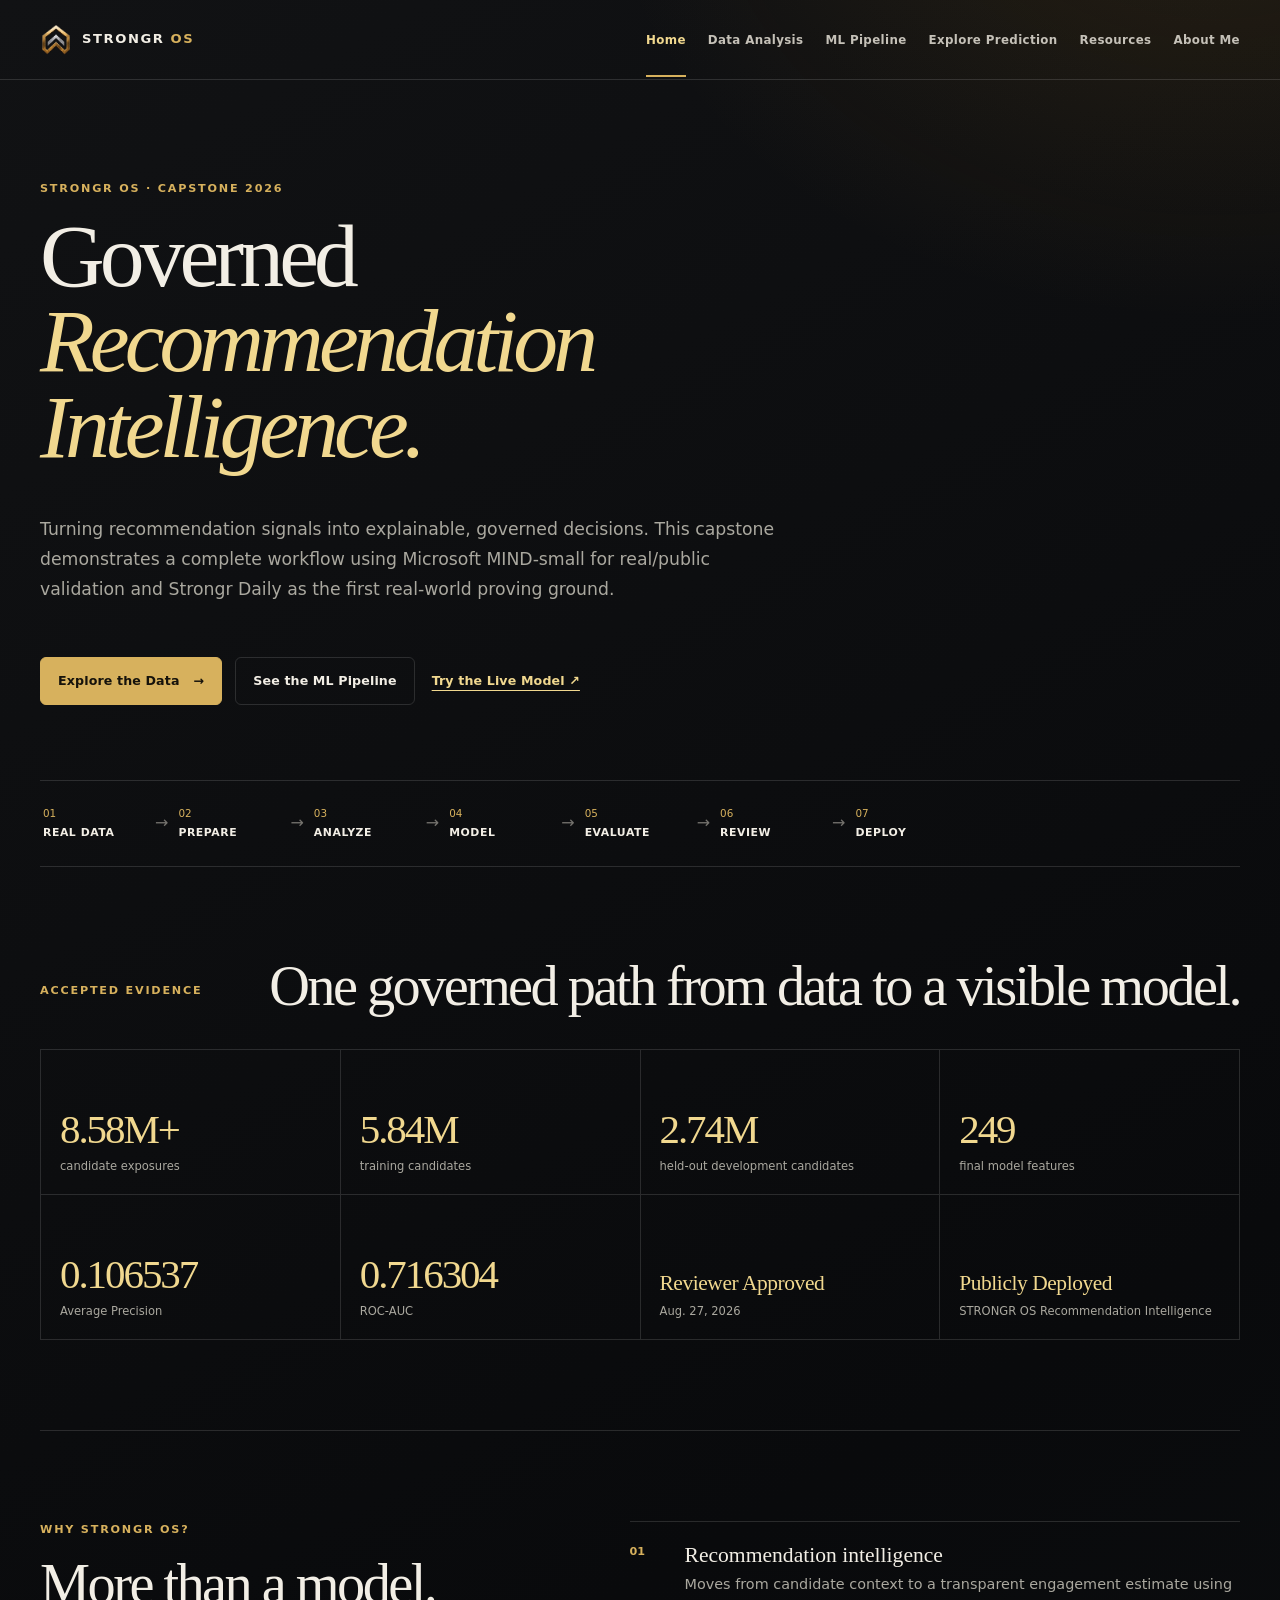
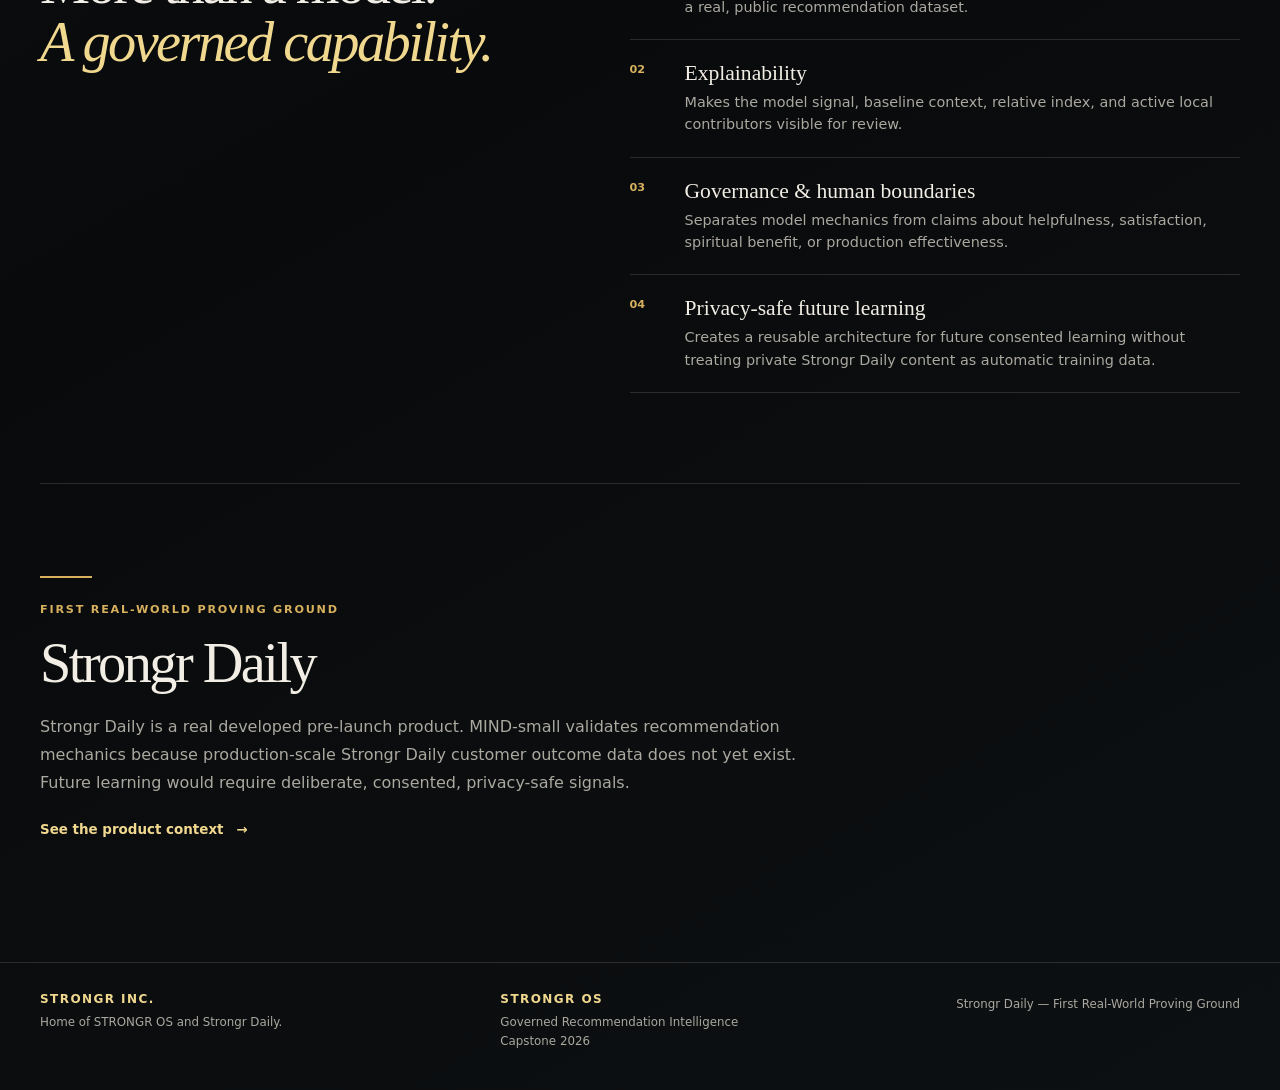
<file: index.html>
<!doctype html>
<html lang="en">
<head>
  <meta charset="utf-8"><meta name="viewport" content="width=device-width, initial-scale=1">
  <title>STRONGR OS — Governed Recommendation Intelligence</title>
  <meta name="description" content="STRONGR OS capstone: governed recommendation intelligence, validated with public MIND-small data and designed for privacy-safe future learning.">
  <link rel="canonical" href="https://capstone.strongrinc.ca/">
  <meta property="og:type" content="website">
  <meta property="og:url" content="https://capstone.strongrinc.ca/">
  <meta property="og:title" content="STRONGR OS Capstone | Governed Recommendation Intelligence">
  <meta property="og:description" content="Explore the STRONGR OS capstone: public MIND-small data, governed model evaluation, explainability, and a live recommendation demonstration.">
  <meta property="og:image" content="https://capstone.strongrinc.ca/assets/brand/strongr-os-official-emblem-transparent.png">
  <meta property="og:image:alt" content="Official STRONGR OS emblem">
  <meta name="twitter:card" content="summary_large_image">
  <meta name="twitter:url" content="https://capstone.strongrinc.ca/">
  <meta name="twitter:title" content="STRONGR OS Capstone | Governed Recommendation Intelligence">
  <meta name="twitter:description" content="Explore the STRONGR OS capstone: public MIND-small data, governed model evaluation, explainability, and a live recommendation demonstration.">
  <meta name="twitter:image" content="https://capstone.strongrinc.ca/assets/brand/strongr-os-official-emblem-transparent.png">
  <meta name="twitter:image:alt" content="Official STRONGR OS emblem">
  <link rel="stylesheet" href="styles.css">
</head>
<body>
  <header class="site-header"><a class="brand" href="index.html"><span class="brand-mark">S</span><span>STRONGR <b>OS</b></span></a><button class="menu-toggle" aria-label="Toggle navigation" aria-expanded="false">Menu</button><nav aria-label="Primary"><a class="active" href="index.html">Home</a><a href="data-analysis.html">Data Analysis</a><a href="ml-pipeline.html">ML Pipeline</a><a href="explore-prediction.html">Explore Prediction</a><a href="resources.html">Resources</a><a href="about.html">About Me</a></nav></header>
  <main>
    <section class="hero home-hero"><p class="eyebrow">STRONGR OS · CAPSTONE 2026</p><h1>Governed<br><em>Recommendation Intelligence.</em></h1><p class="hero-copy">Turning recommendation signals into explainable, governed decisions. This capstone demonstrates a complete workflow using Microsoft MIND-small for real/public validation and Strongr Daily as the first real-world proving ground.</p><div class="hero-actions"><a class="button gold" href="data-analysis.html">Explore the Data <span>→</span></a><a class="button outline" href="ml-pipeline.html">See the ML Pipeline</a><a class="button text" href="https://model.strongrinc.ca/" target="_blank" rel="noopener">Try the Live Model ↗</a></div></section>
    <section class="story-flow" aria-label="Capstone workflow"><div><span>01</span><b>REAL DATA</b></div><i>→</i><div><span>02</span><b>PREPARE</b></div><i>→</i><div><span>03</span><b>ANALYZE</b></div><i>→</i><div><span>04</span><b>MODEL</b></div><i>→</i><div><span>05</span><b>EVALUATE</b></div><i>→</i><div><span>06</span><b>REVIEW</b></div><i>→</i><div><span>07</span><b>DEPLOY</b></div></section>
    <section class="section evidence"><div class="section-intro"><p class="eyebrow">ACCEPTED EVIDENCE</p><h2>One governed path from data to a visible model.</h2></div><div class="evidence-grid"><article><strong>8.58M+</strong><span>candidate exposures</span></article><article><strong>5.84M</strong><span>training candidates</span></article><article><strong>2.74M</strong><span>held-out development candidates</span></article><article><strong>249</strong><span>final model features</span></article><article><strong>0.106537</strong><span>Average Precision</span></article><article><strong>0.716304</strong><span>ROC-AUC</span></article><article class="approval"><strong>Reviewer Approved</strong><span>Aug. 27, 2026</span></article><article class="approval"><strong>Publicly Deployed</strong><span>STRONGR OS Recommendation Intelligence</span></article></div></section>
    <section class="section split-feature"><div><p class="eyebrow">WHY STRONGR OS?</p><h2>More than a model.<br><em>A governed capability.</em></h2></div><div class="feature-list"><article><span>01</span><div><h3>Recommendation intelligence</h3><p>Moves from candidate context to a transparent engagement estimate using a real, public recommendation dataset.</p></div></article><article><span>02</span><div><h3>Explainability</h3><p>Makes the model signal, baseline context, relative index, and active local contributors visible for review.</p></div></article><article><span>03</span><div><h3>Governance & human boundaries</h3><p>Separates model mechanics from claims about helpfulness, satisfaction, spiritual benefit, or production effectiveness.</p></div></article><article><span>04</span><div><h3>Privacy-safe future learning</h3><p>Creates a reusable architecture for future consented learning without treating private Strongr Daily content as automatic training data.</p></div></article></div></section>
    <section class="proving-ground"><div class="gold-line"></div><p class="eyebrow">FIRST REAL-WORLD PROVING GROUND</p><h2>Strongr Daily</h2><p>Strongr Daily is a real developed pre-launch product. MIND-small validates recommendation mechanics because production-scale Strongr Daily customer outcome data does not yet exist. Future learning would require deliberate, consented, privacy-safe signals.</p><a href="about.html" class="inline-link">See the product context <span>→</span></a></section>
  </main>
  <footer><div><span class="brand-footer">STRONGR INC.</span><p>Home of STRONGR OS and Strongr Daily.</p></div><div><span class="brand-footer">STRONGR OS</span><p>Governed Recommendation Intelligence<br>Capstone 2026</p></div><p>Strongr Daily — First Real-World Proving Ground</p></footer><script src="site.js"></script>
</body></html>
</file>
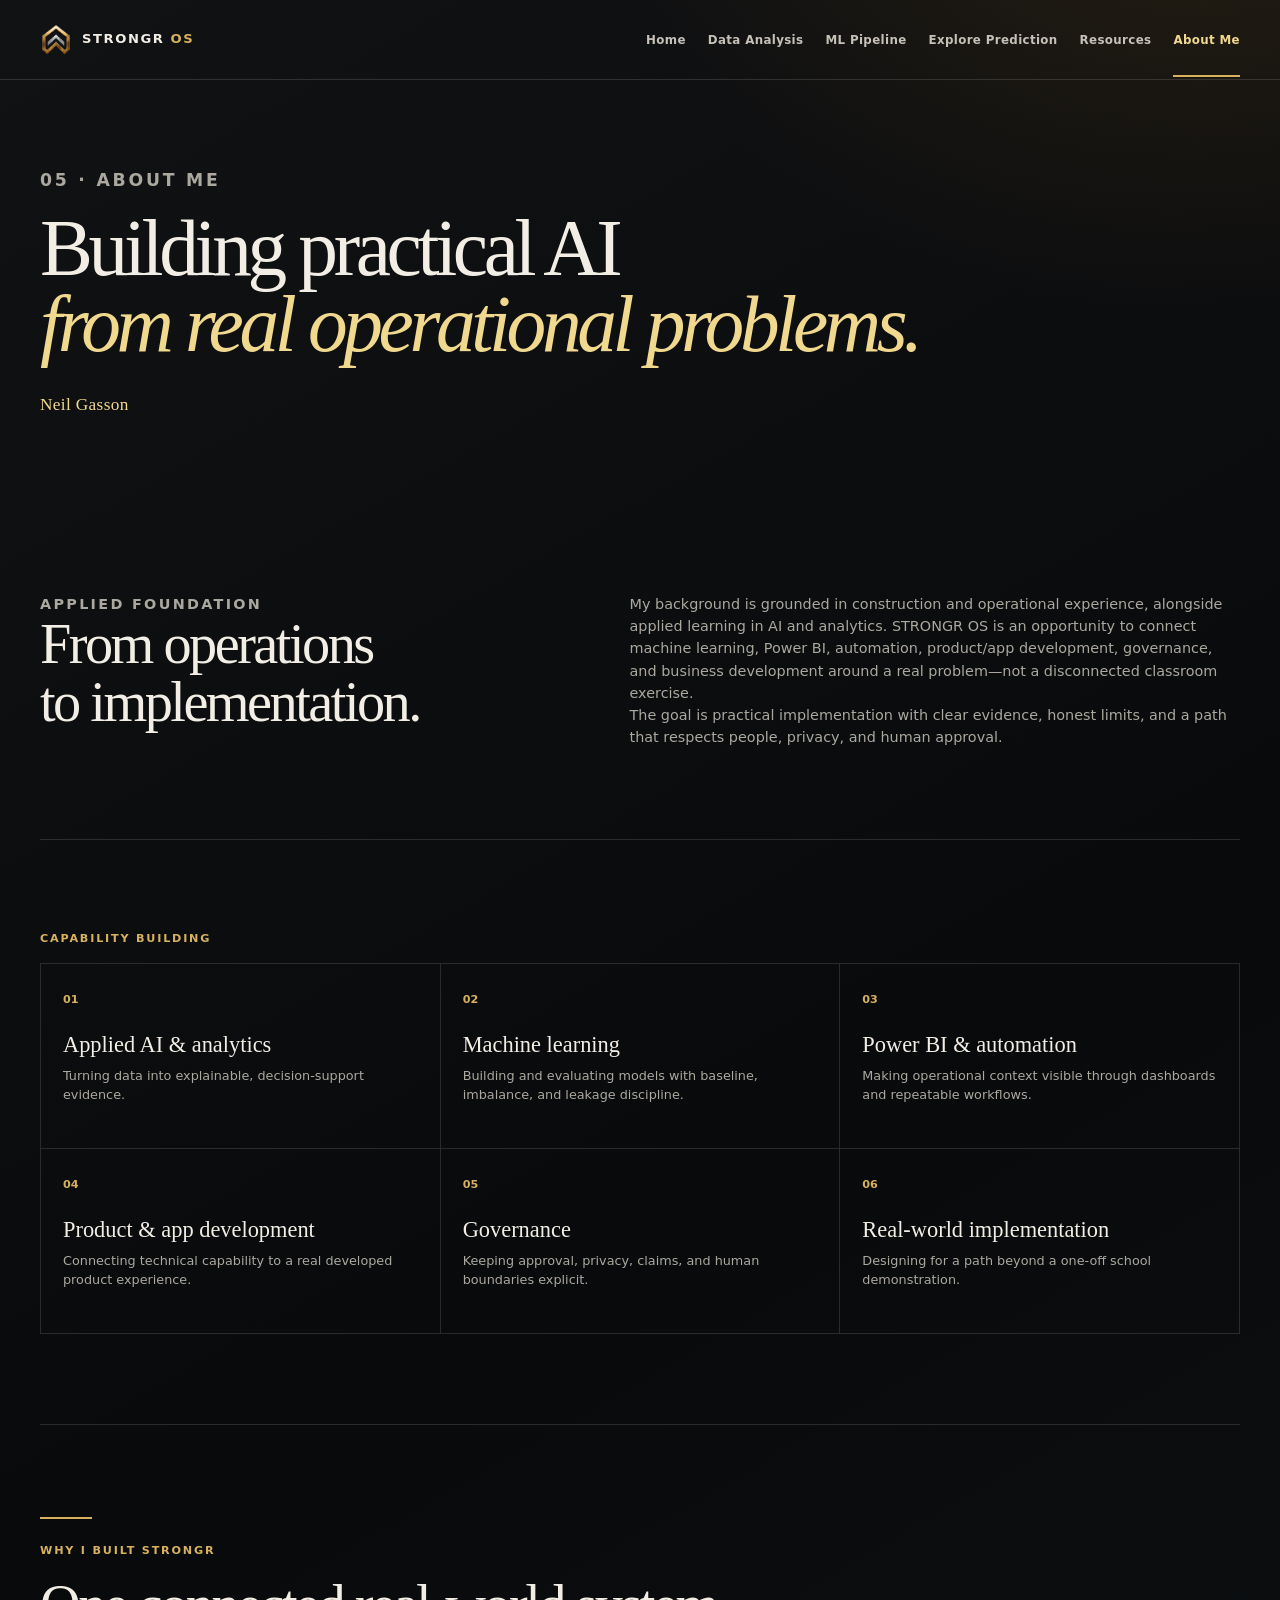
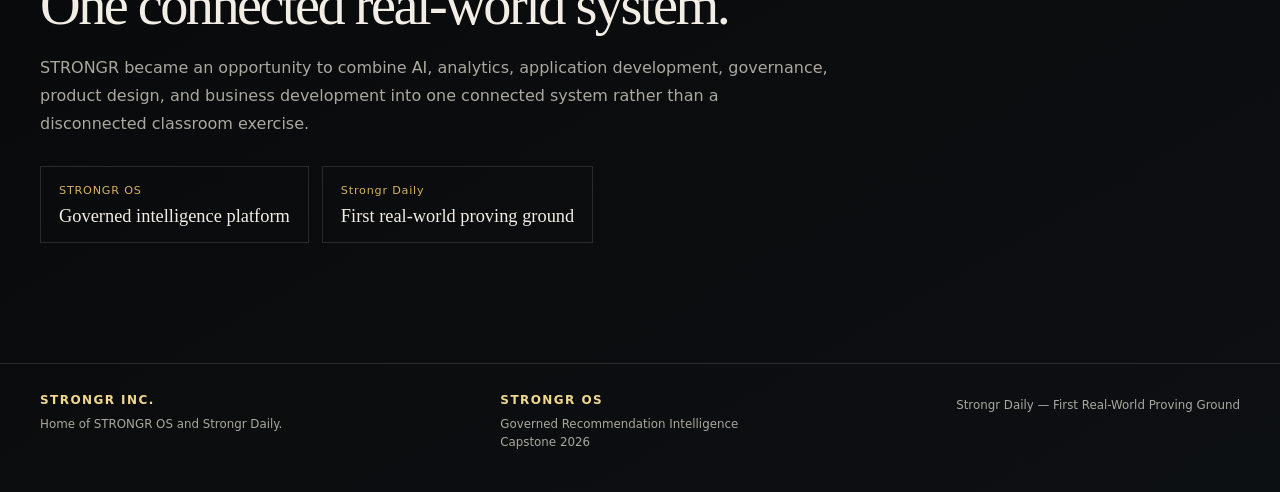
<file: about.html>
<!doctype html><html lang="en"><head><meta charset="utf-8"><meta name="viewport" content="width=device-width, initial-scale=1"><title>About Neil Gasson | STRONGR OS</title><meta name="description" content="About Neil Gasson and the applied AI, analytics, governance, and product-development motivation behind STRONGR OS."><link rel="stylesheet" href="styles.css"></head><body>
<header class="site-header"><a class="brand" href="index.html"><span class="brand-mark">S</span><span>STRONGR <b>OS</b></span></a><button class="menu-toggle" aria-label="Toggle navigation" aria-expanded="false">Menu</button><nav aria-label="Primary"><a href="index.html">Home</a><a href="data-analysis.html">Data Analysis</a><a href="ml-pipeline.html">ML Pipeline</a><a href="explore-prediction.html">Explore Prediction</a><a href="resources.html">Resources</a><a class="active" href="about.html">About Me</a></nav></header>
<main><section class="page-hero about-hero"><p class="eyebrow">05 · ABOUT ME</p><h1>Building practical AI<br><em>from real operational problems.</em></h1><p class="name-line">Neil Gasson</p></section>
<section class="section two-column"><div><p class="eyebrow">APPLIED FOUNDATION</p><h2>From operations<br>to implementation.</h2></div><div><p>My background is grounded in construction and operational experience, alongside applied learning in AI and analytics. STRONGR OS is an opportunity to connect machine learning, Power BI, automation, product/app development, governance, and business development around a real problem—not a disconnected classroom exercise.</p><p>The goal is practical implementation with clear evidence, honest limits, and a path that respects people, privacy, and human approval.</p></div></section>
<section class="section capability-section"><p class="eyebrow">CAPABILITY BUILDING</p><div class="capability-grid"><article><span>01</span><h3>Applied AI & analytics</h3><p>Turning data into explainable, decision-support evidence.</p></article><article><span>02</span><h3>Machine learning</h3><p>Building and evaluating models with baseline, imbalance, and leakage discipline.</p></article><article><span>03</span><h3>Power BI & automation</h3><p>Making operational context visible through dashboards and repeatable workflows.</p></article><article><span>04</span><h3>Product & app development</h3><p>Connecting technical capability to a real developed product experience.</p></article><article><span>05</span><h3>Governance</h3><p>Keeping approval, privacy, claims, and human boundaries explicit.</p></article><article><span>06</span><h3>Real-world implementation</h3><p>Designing for a path beyond a one-off school demonstration.</p></article></div></section>
<section class="proving-ground"><div class="gold-line"></div><p class="eyebrow">WHY I BUILT STRONGR</p><h2>One connected real-world system.</h2><p>STRONGR became an opportunity to combine AI, analytics, application development, governance, product design, and business development into one connected system rather than a disconnected classroom exercise.</p><div class="system-pair"><div><span>STRONGR OS</span><b>Governed intelligence platform</b></div><div><span>Strongr Daily</span><b>First real-world proving ground</b></div></div></section>
</main><footer><div><span class="brand-footer">STRONGR INC.</span><p>Home of STRONGR OS and Strongr Daily.</p></div><div><span class="brand-footer">STRONGR OS</span><p>Governed Recommendation Intelligence<br>Capstone 2026</p></div><p>Strongr Daily — First Real-World Proving Ground</p></footer><script src="site.js"></script></body></html>
</file>
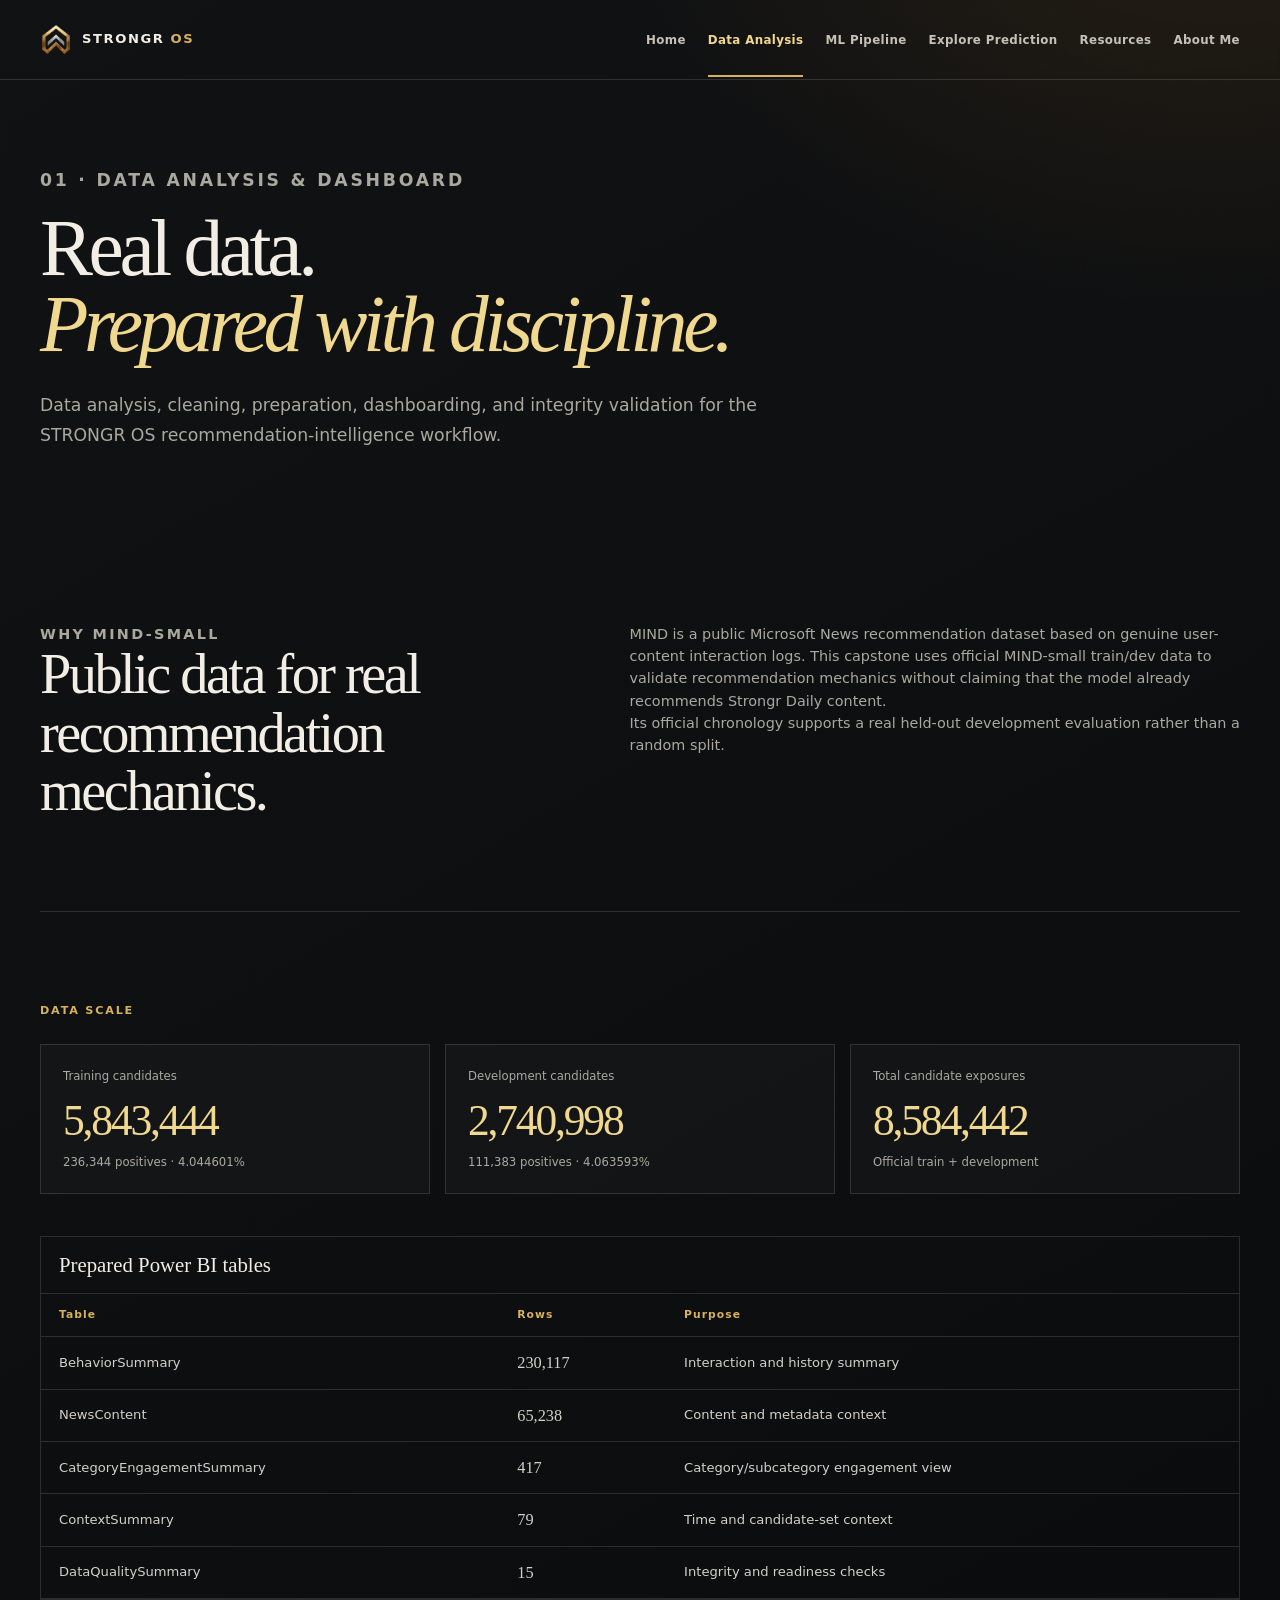
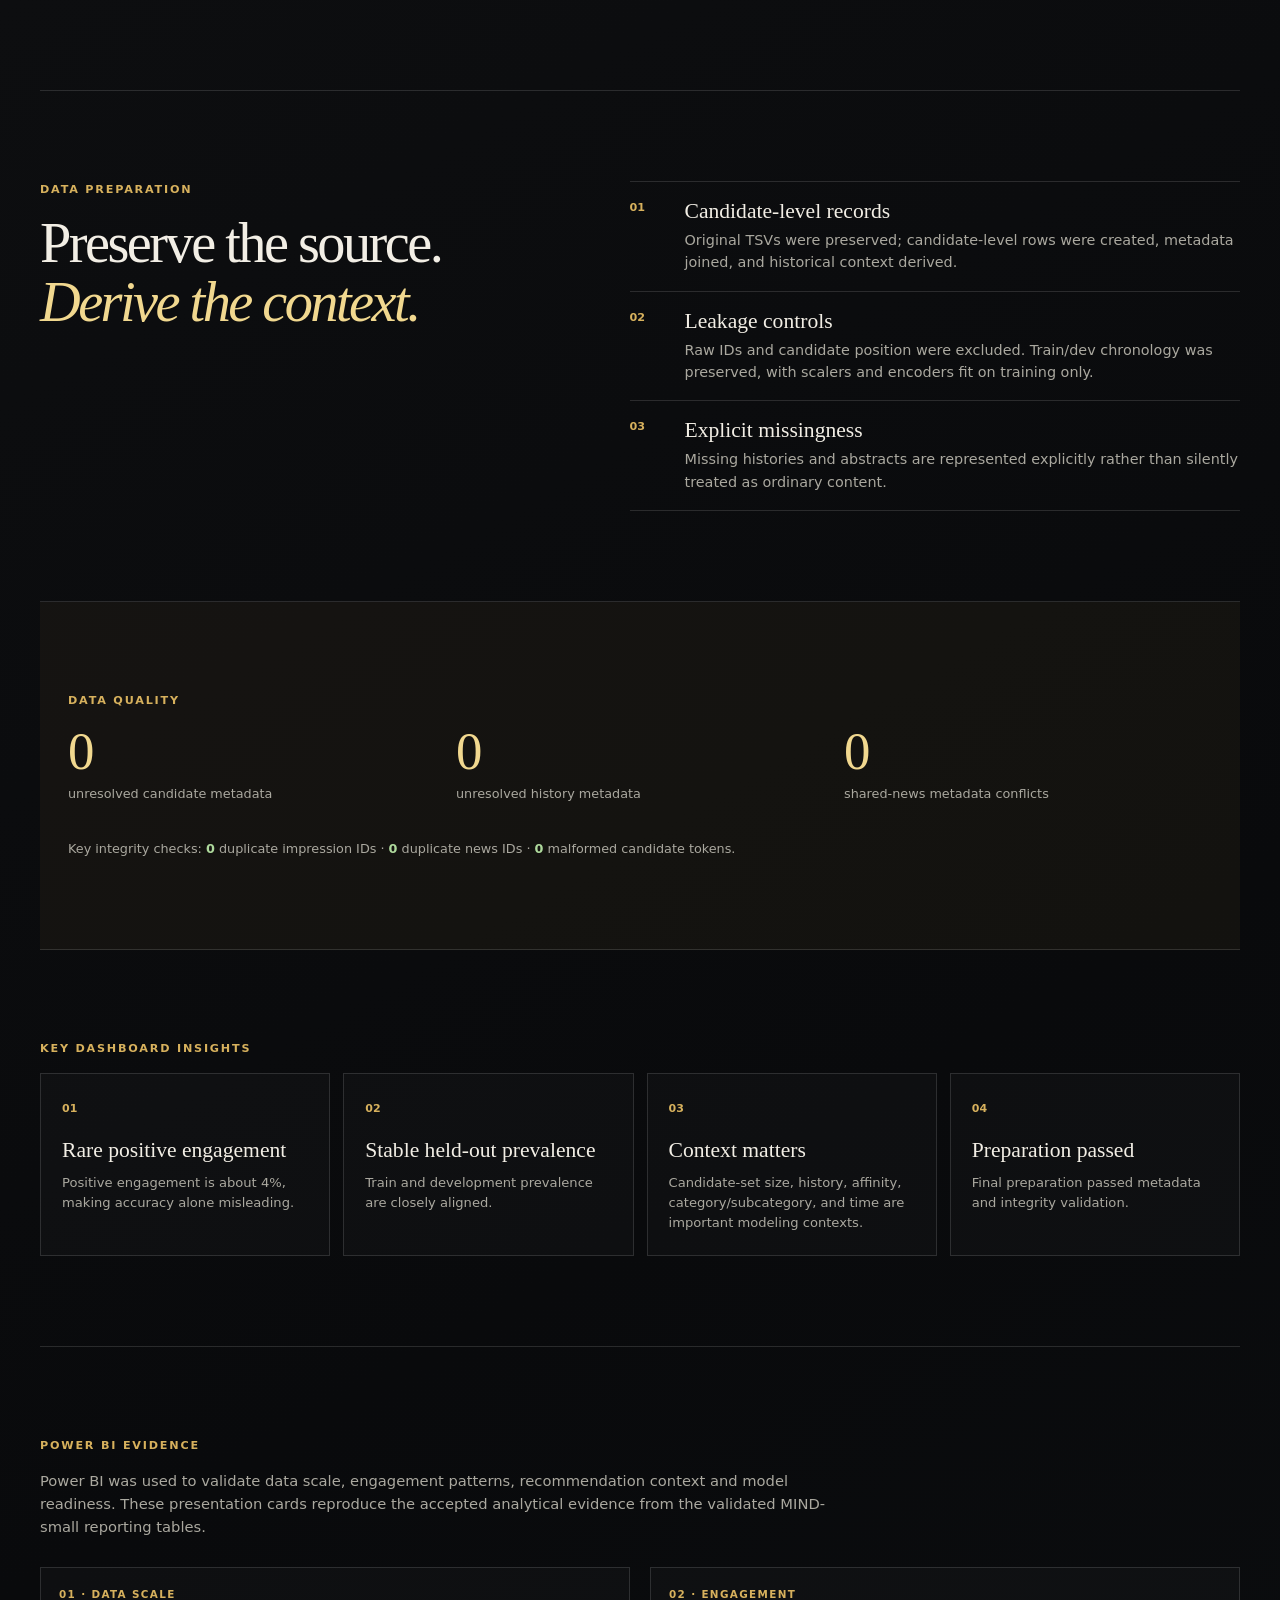
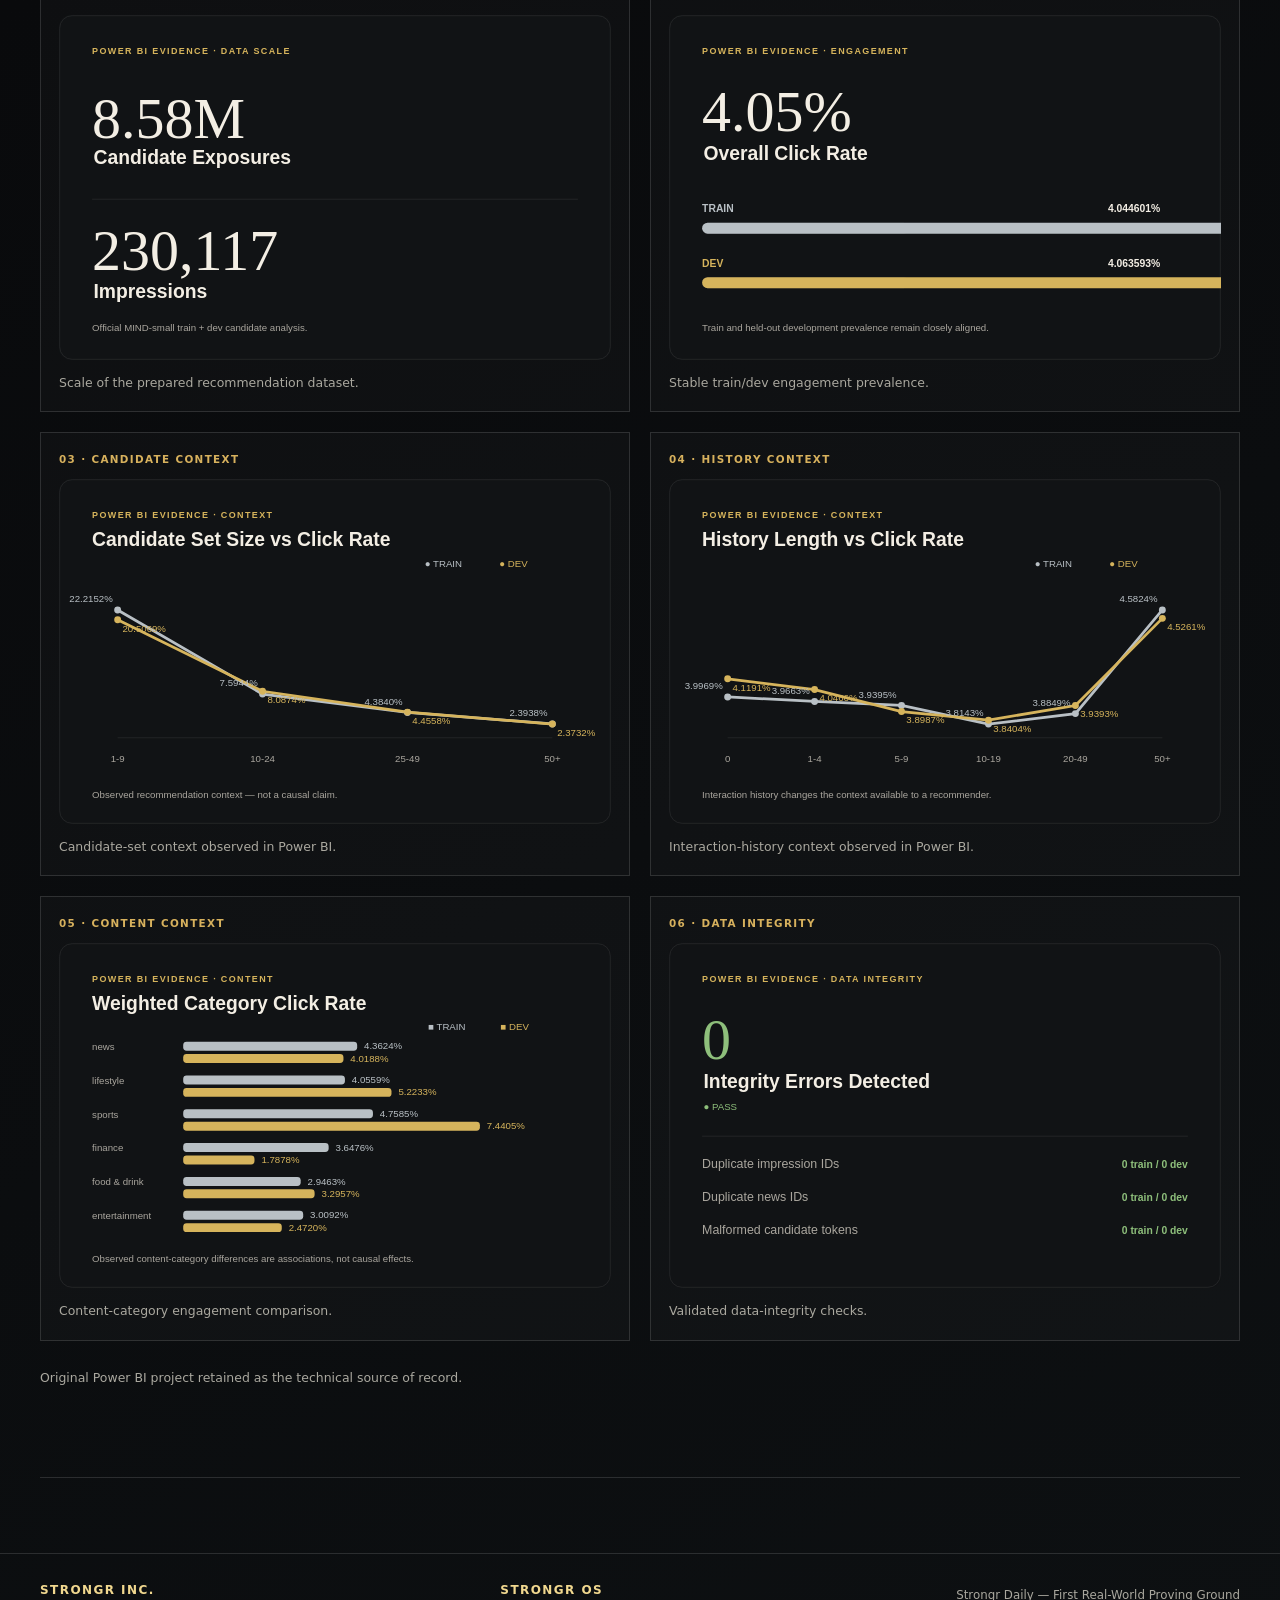
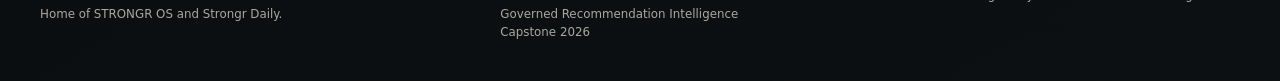
<file: data-analysis.html>
<!doctype html><html lang="en"><head><meta charset="utf-8"><meta name="viewport" content="width=device-width, initial-scale=1"><title>Data Analysis & Dashboard | STRONGR OS</title><meta name="description" content="STRONGR OS data analysis, preparation, quality validation, and Power BI dashboard evidence using official MIND-small data."><link rel="stylesheet" href="styles.css"></head><body>
<header class="site-header"><a class="brand" href="index.html"><span class="brand-mark">S</span><span>STRONGR <b>OS</b></span></a><button class="menu-toggle" aria-label="Toggle navigation" aria-expanded="false">Menu</button><nav aria-label="Primary"><a href="index.html">Home</a><a class="active" href="data-analysis.html">Data Analysis</a><a href="ml-pipeline.html">ML Pipeline</a><a href="explore-prediction.html">Explore Prediction</a><a href="resources.html">Resources</a><a href="about.html">About Me</a></nav></header>
<main><section class="page-hero"><p class="eyebrow">01 · DATA ANALYSIS & DASHBOARD</p><h1>Real data.<br><em>Prepared with discipline.</em></h1><p>Data analysis, cleaning, preparation, dashboarding, and integrity validation for the STRONGR OS recommendation-intelligence workflow.</p></section>
<section class="section two-column"><div><p class="eyebrow">WHY MIND-SMALL</p><h2>Public data for real recommendation mechanics.</h2></div><div><p>MIND is a public Microsoft News recommendation dataset based on genuine user-content interaction logs. This capstone uses official MIND-small train/dev data to validate recommendation mechanics without claiming that the model already recommends Strongr Daily content.</p><p>Its official chronology supports a real held-out development evaluation rather than a random split.</p></div></section>
<section class="section"><p class="eyebrow">DATA SCALE</p><div class="data-grid"><article><span>Training candidates</span><strong>5,843,444</strong><small>236,344 positives · 4.044601%</small></article><article><span>Development candidates</span><strong>2,740,998</strong><small>111,383 positives · 4.063593%</small></article><article><span>Total candidate exposures</span><strong>8,584,442</strong><small>Official train + development</small></article></div><div class="table-wrap"><table><caption>Prepared Power BI tables</caption><thead><tr><th>Table</th><th>Rows</th><th>Purpose</th></tr></thead><tbody><tr><td>BehaviorSummary</td><td>230,117</td><td>Interaction and history summary</td></tr><tr><td>NewsContent</td><td>65,238</td><td>Content and metadata context</td></tr><tr><td>CategoryEngagementSummary</td><td>417</td><td>Category/subcategory engagement view</td></tr><tr><td>ContextSummary</td><td>79</td><td>Time and candidate-set context</td></tr><tr><td>DataQualitySummary</td><td>15</td><td>Integrity and readiness checks</td></tr></tbody></table></div></section>
<section class="section split-feature"><div><p class="eyebrow">DATA PREPARATION</p><h2>Preserve the source.<br><em>Derive the context.</em></h2></div><div class="feature-list compact"><article><span>01</span><div><h3>Candidate-level records</h3><p>Original TSVs were preserved; candidate-level rows were created, metadata joined, and historical context derived.</p></div></article><article><span>02</span><div><h3>Leakage controls</h3><p>Raw IDs and candidate position were excluded. Train/dev chronology was preserved, with scalers and encoders fit on training only.</p></div></article><article><span>03</span><div><h3>Explicit missingness</h3><p>Missing histories and abstracts are represented explicitly rather than silently treated as ordinary content.</p></div></article></div></section>
<section class="section quality"><p class="eyebrow">DATA QUALITY</p><div class="quality-row"><article><strong>0</strong><span>unresolved candidate metadata</span></article><article><strong>0</strong><span>unresolved history metadata</span></article><article><strong>0</strong><span>shared-news metadata conflicts</span></article></div><p class="quality-note">Key integrity checks: <b>0</b> duplicate impression IDs · <b>0</b> duplicate news IDs · <b>0</b> malformed candidate tokens.</p></section>
<section class="section"><p class="eyebrow">KEY DASHBOARD INSIGHTS</p><div class="insight-grid"><article><b>01</b><h3>Rare positive engagement</h3><p>Positive engagement is about 4%, making accuracy alone misleading.</p></article><article><b>02</b><h3>Stable held-out prevalence</h3><p>Train and development prevalence are closely aligned.</p></article><article><b>03</b><h3>Context matters</h3><p>Candidate-set size, history, affinity, category/subcategory, and time are important modeling contexts.</p></article><article><b>04</b><h3>Preparation passed</h3><p>Final preparation passed metadata and integrity validation.</p></article></div></section>
<section class="section powerbi-evidence-section"><p class="eyebrow">POWER BI EVIDENCE</p><p class="powerbi-evidence-intro">Power BI was used to validate data scale, engagement patterns, recommendation context and model readiness. These presentation cards reproduce the accepted analytical evidence from the validated MIND-small reporting tables.</p><div class="powerbi-evidence-grid"><article><span>01 · DATA SCALE</span><button class="powerbi-evidence-card" type="button" data-evidence-card data-evidence-src="assets/powerbi-evidence/01-data-scale.svg" aria-label="Enlarge Data Scale Power BI evidence"><img src="assets/powerbi-evidence/01-data-scale.svg" alt="Power BI evidence card showing 8.58 million candidate exposures and 230,117 impressions."></button><p>Scale of the prepared recommendation dataset.</p></article><article><span>02 · ENGAGEMENT</span><button class="powerbi-evidence-card" type="button" data-evidence-card data-evidence-src="assets/powerbi-evidence/02-engagement-baseline.svg" aria-label="Enlarge Engagement Baseline Power BI evidence"><img src="assets/powerbi-evidence/02-engagement-baseline.svg" alt="Power BI evidence card showing a 4.05 percent overall click rate with aligned train and development prevalence."></button><p>Stable train/dev engagement prevalence.</p></article><article><span>03 · CANDIDATE CONTEXT</span><button class="powerbi-evidence-card" type="button" data-evidence-card data-evidence-src="assets/powerbi-evidence/03-candidate-set-context.svg" aria-label="Enlarge Candidate Set Context Power BI evidence"><img src="assets/powerbi-evidence/03-candidate-set-context.svg" alt="Power BI evidence card charting candidate-set size against click rate for train and development splits."></button><p>Candidate-set context observed in Power BI.</p></article><article><span>04 · HISTORY CONTEXT</span><button class="powerbi-evidence-card" type="button" data-evidence-card data-evidence-src="assets/powerbi-evidence/04-history-context.svg" aria-label="Enlarge History Context Power BI evidence"><img src="assets/powerbi-evidence/04-history-context.svg" alt="Power BI evidence card charting history length against click rate for train and development splits."></button><p>Interaction-history context observed in Power BI.</p></article><article><span>05 · CONTENT CONTEXT</span><button class="powerbi-evidence-card" type="button" data-evidence-card data-evidence-src="assets/powerbi-evidence/05-content-context.svg" aria-label="Enlarge Content Context Power BI evidence"><img src="assets/powerbi-evidence/05-content-context.svg" alt="Power BI evidence card comparing weighted category click rates for train and development splits."></button><p>Content-category engagement comparison.</p></article><article><span>06 · DATA INTEGRITY</span><button class="powerbi-evidence-card" type="button" data-evidence-card data-evidence-src="assets/powerbi-evidence/06-data-integrity.svg" aria-label="Enlarge Data Integrity Power BI evidence"><img src="assets/powerbi-evidence/06-data-integrity.svg" alt="Power BI evidence card showing zero integrity errors across duplicate and malformed-token checks."></button><p>Validated data-integrity checks.</p></article></div><p class="powerbi-evidence-record">Original Power BI project retained as the technical source of record.</p></section>
</main><footer><div><span class="brand-footer">STRONGR INC.</span><p>Home of STRONGR OS and Strongr Daily.</p></div><div><span class="brand-footer">STRONGR OS</span><p>Governed Recommendation Intelligence<br>Capstone 2026</p></div><p>Strongr Daily — First Real-World Proving Ground</p></footer><script src="site.js"></script></body></html>
</file>
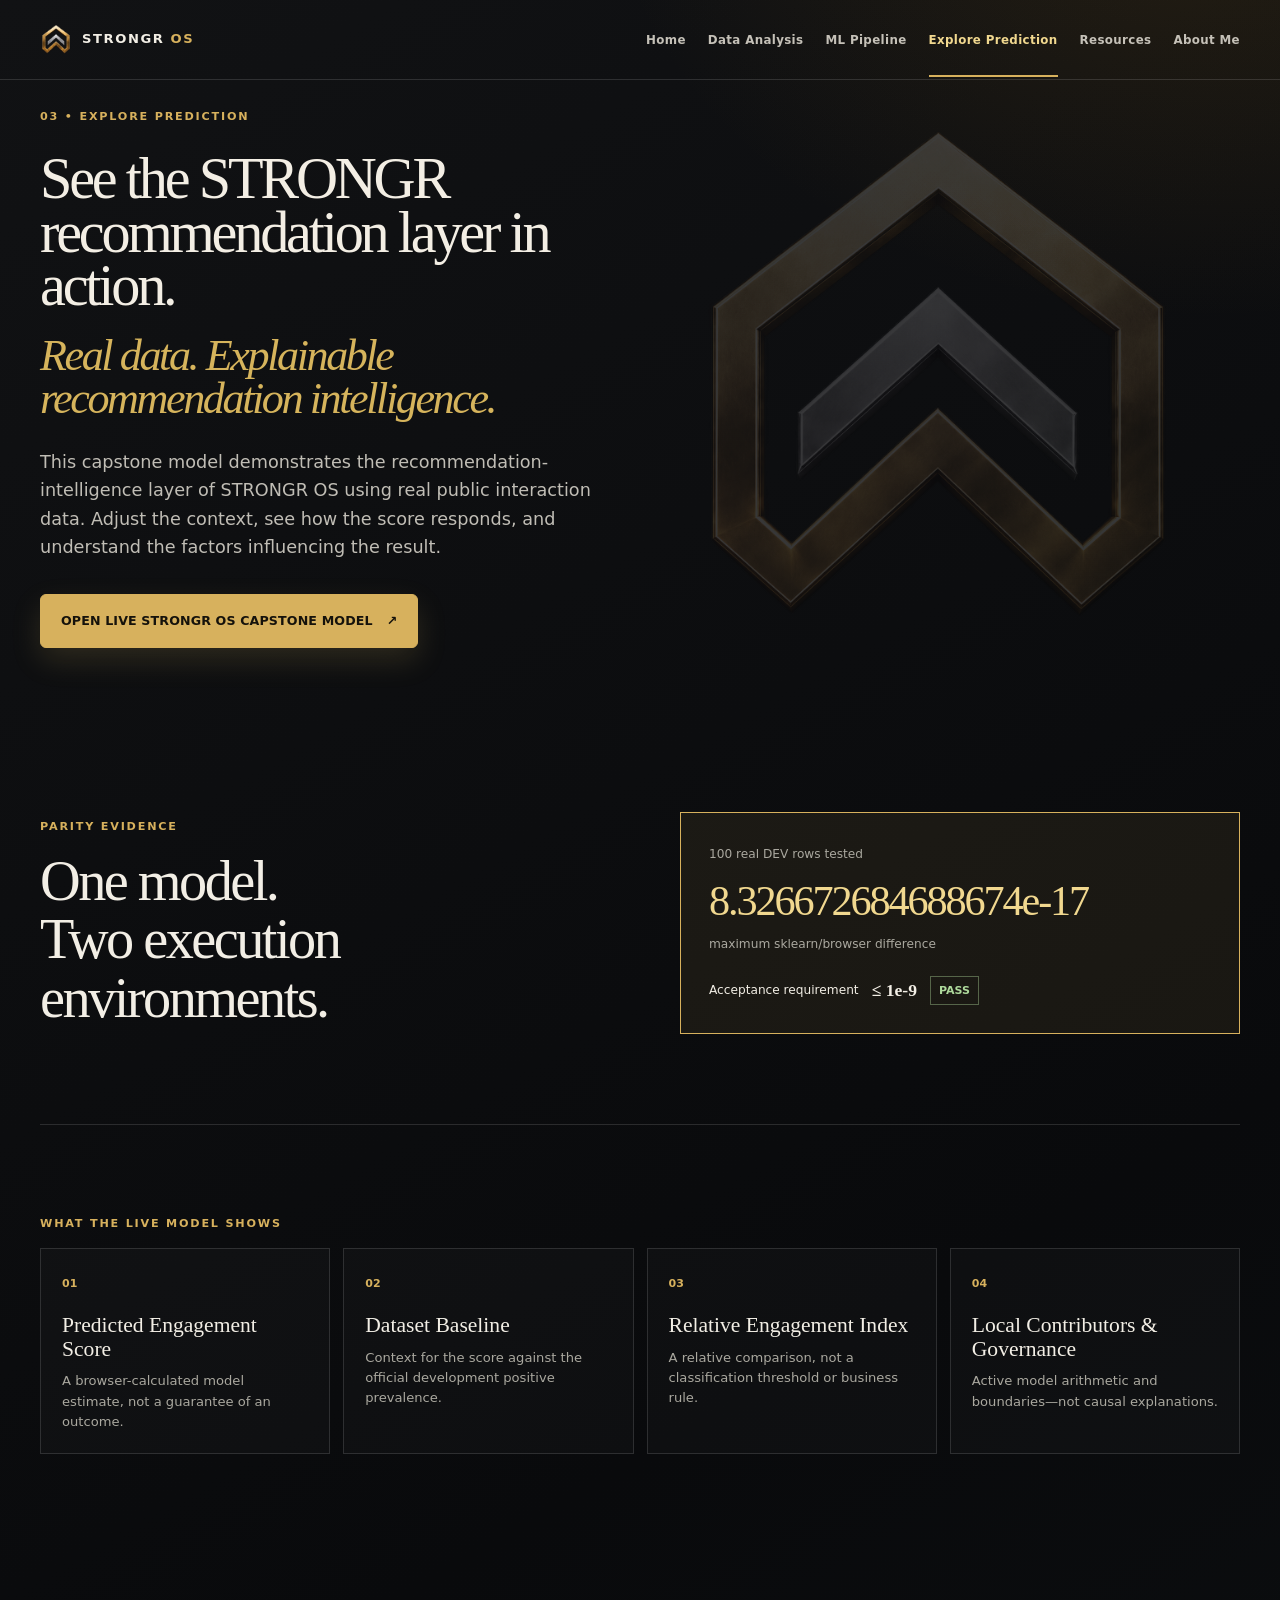
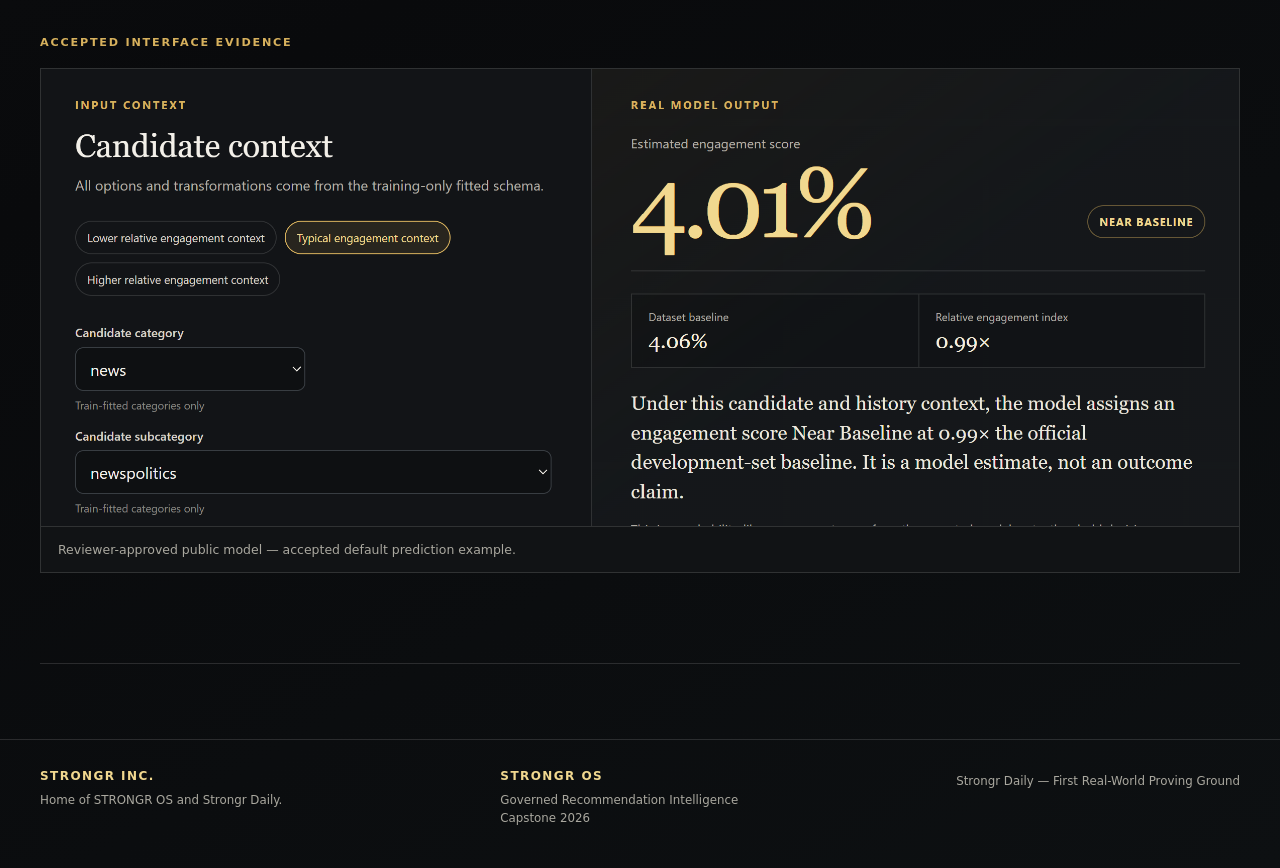
<file: explore-prediction.html>
<!doctype html><html lang="en"><head><meta charset="utf-8"><meta name="viewport" content="width=device-width, initial-scale=1"><title>Explore Prediction | STRONGR OS</title><meta name="description" content="Open the live reviewer-approved STRONGR OS prediction interface and inspect real browser model parity evidence."><link rel="stylesheet" href="styles.css"></head><body>
<header class="site-header"><a class="brand" href="index.html"><img src="assets/brand/strongr-os-official-emblem-transparent.png" alt="" width="32" height="32" style="display:block;object-fit:contain"><span>STRONGR <b>OS</b></span></a><button class="menu-toggle" aria-label="Toggle navigation" aria-expanded="false">Menu</button><nav aria-label="Primary"><a href="index.html">Home</a><a href="data-analysis.html">Data Analysis</a><a href="ml-pipeline.html">ML Pipeline</a><a class="active" href="explore-prediction.html">Explore Prediction</a><a href="resources.html">Resources</a><a href="about.html">About Me</a></nav></header>
<main><section class="page-hero explore-hero"><div class="explore-hero__grid"><div class="explore-hero__copy"><p class="eyebrow">03 • EXPLORE PREDICTION</p><h1>See the STRONGR<br>recommendation layer in action.</h1><p class="explore-hero__statement">Real data. Explainable<br>recommendation intelligence.</p><p class="explore-hero__supporting">This capstone model demonstrates the recommendation-intelligence layer of STRONGR OS using real public interaction data. Adjust the context, see how the score responds, and understand the factors influencing the result.</p><a class="button gold large" href="https://model.strongrinc.ca/" target="_blank" rel="noopener noreferrer">OPEN LIVE STRONGR OS CAPSTONE MODEL <span aria-hidden="true">↗</span></a></div><div class="explore-hero__art"><div class="explore-hero__art-frame" style="display:flex;justify-content:center;align-items:center"><img src="assets/brand/strongr-os-official-emblem-transparent.png" alt="STRONGR OS dark and gold branded artwork" style="display:block;width:82%;max-width:560px;opacity:.22;filter:saturate(.75) brightness(.82)"></div></div></div></section>
<section class="section parity"><div><p class="eyebrow">PARITY EVIDENCE</p><h2>One model.<br>Two execution environments.</h2></div><div class="parity-card"><span>100 real DEV rows tested</span><strong>8.326672684688674e-17</strong><p>maximum sklearn/browser difference</p><div><span>Acceptance requirement</span><b>≤ 1e-9</b><em>PASS</em></div></div></section>
<section class="section output-guide"><p class="eyebrow">WHAT THE LIVE MODEL SHOWS</p><div class="insight-grid"><article><b>01</b><h3>Predicted Engagement Score</h3><p>A browser-calculated model estimate, not a guarantee of an outcome.</p></article><article><b>02</b><h3>Dataset Baseline</h3><p>Context for the score against the official development positive prevalence.</p></article><article><b>03</b><h3>Relative Engagement Index</h3><p>A relative comparison, not a classification threshold or business rule.</p></article><article><b>04</b><h3>Local Contributors & Governance</h3><p>Active model arithmetic and boundaries—not causal explanations.</p></article></div></section>
<section class="section"><p class="eyebrow">ACCEPTED INTERFACE EVIDENCE</p><figure class="prediction-evidence-frame"><img src="assets/prediction-evidence/accepted-typical-engagement-context.png" alt="Accepted public STRONGR OS model interface showing the Typical engagement context example: 4.01 percent predicted engagement score, 4.06 percent development baseline, 0.99 times relative engagement index, Near Baseline, and local model contributors."><figcaption>Reviewer-approved public model — accepted default prediction example.</figcaption></figure></section>
</main><footer><div><span class="brand-footer">STRONGR INC.</span><p>Home of STRONGR OS and Strongr Daily.</p></div><div><span class="brand-footer">STRONGR OS</span><p>Governed Recommendation Intelligence<br>Capstone 2026</p></div><p>Strongr Daily — First Real-World Proving Ground</p></footer><script src="site.js"></script></body></html>
</file>
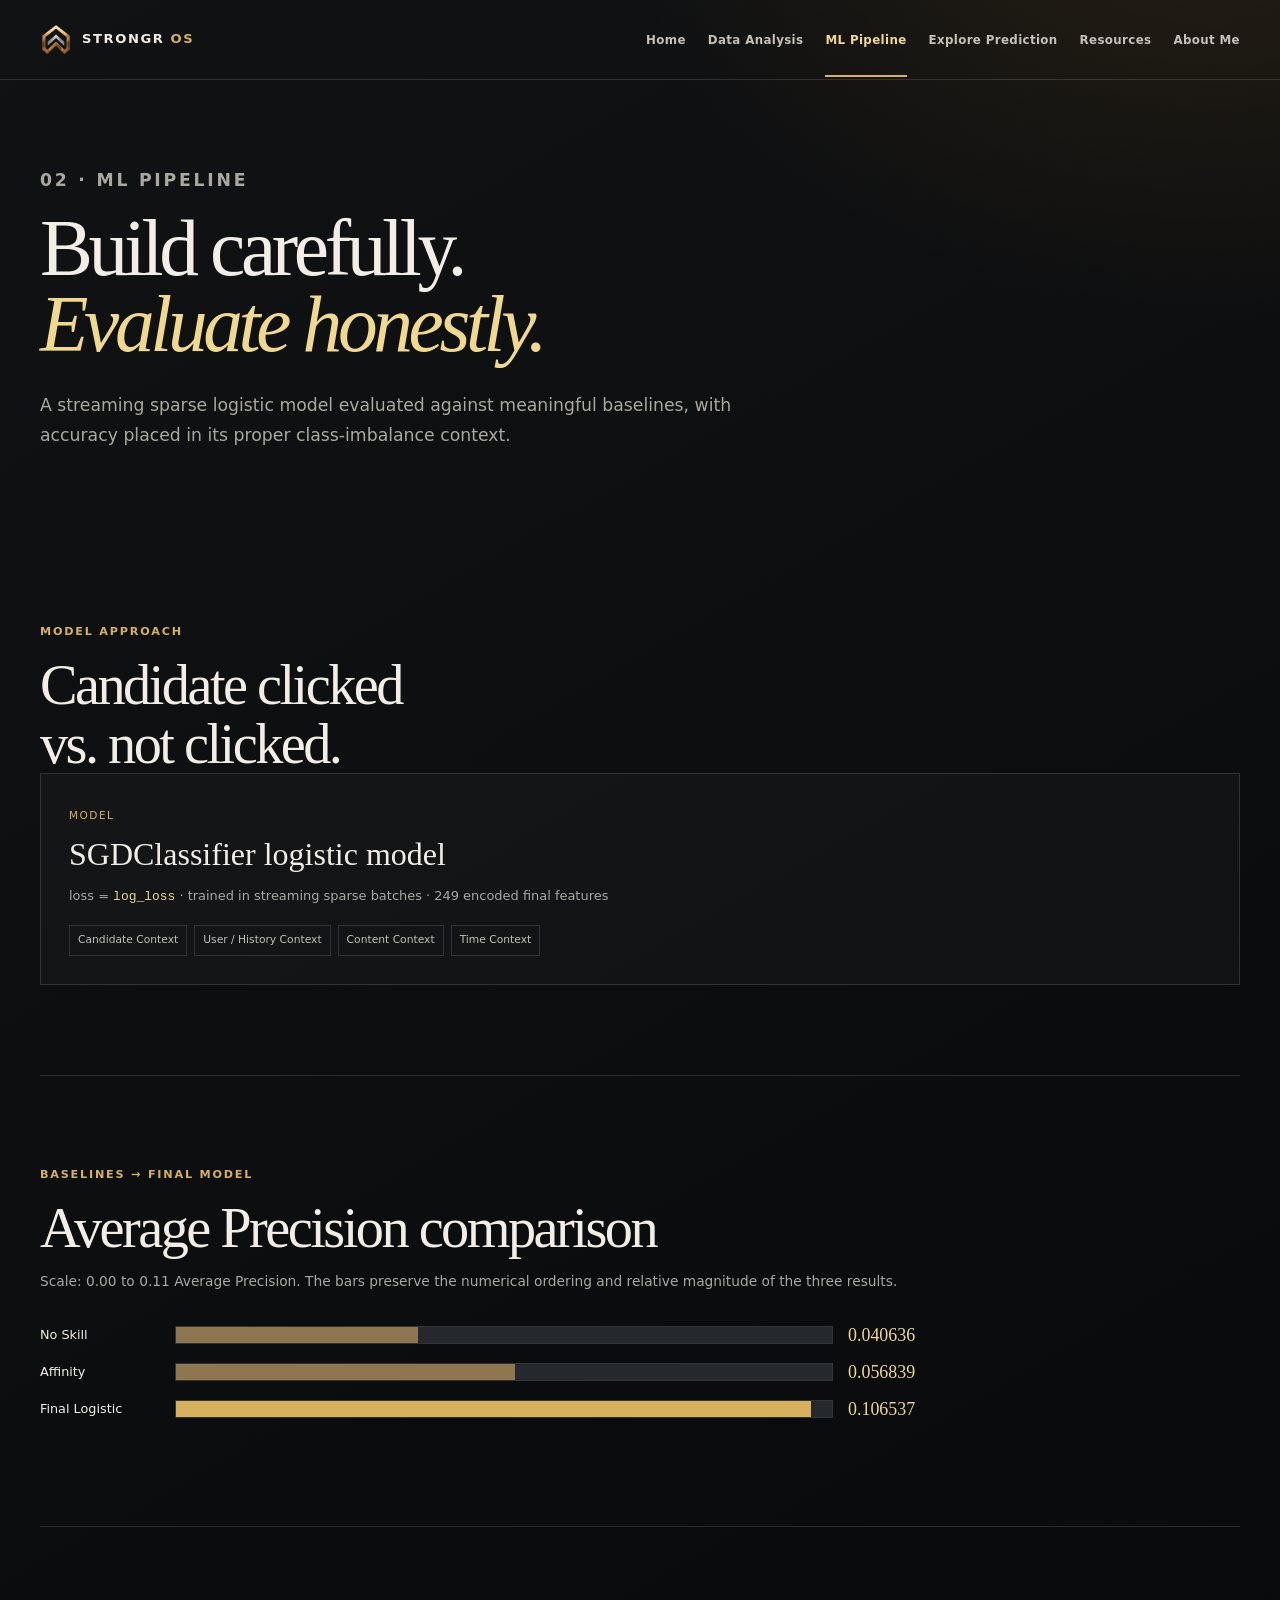
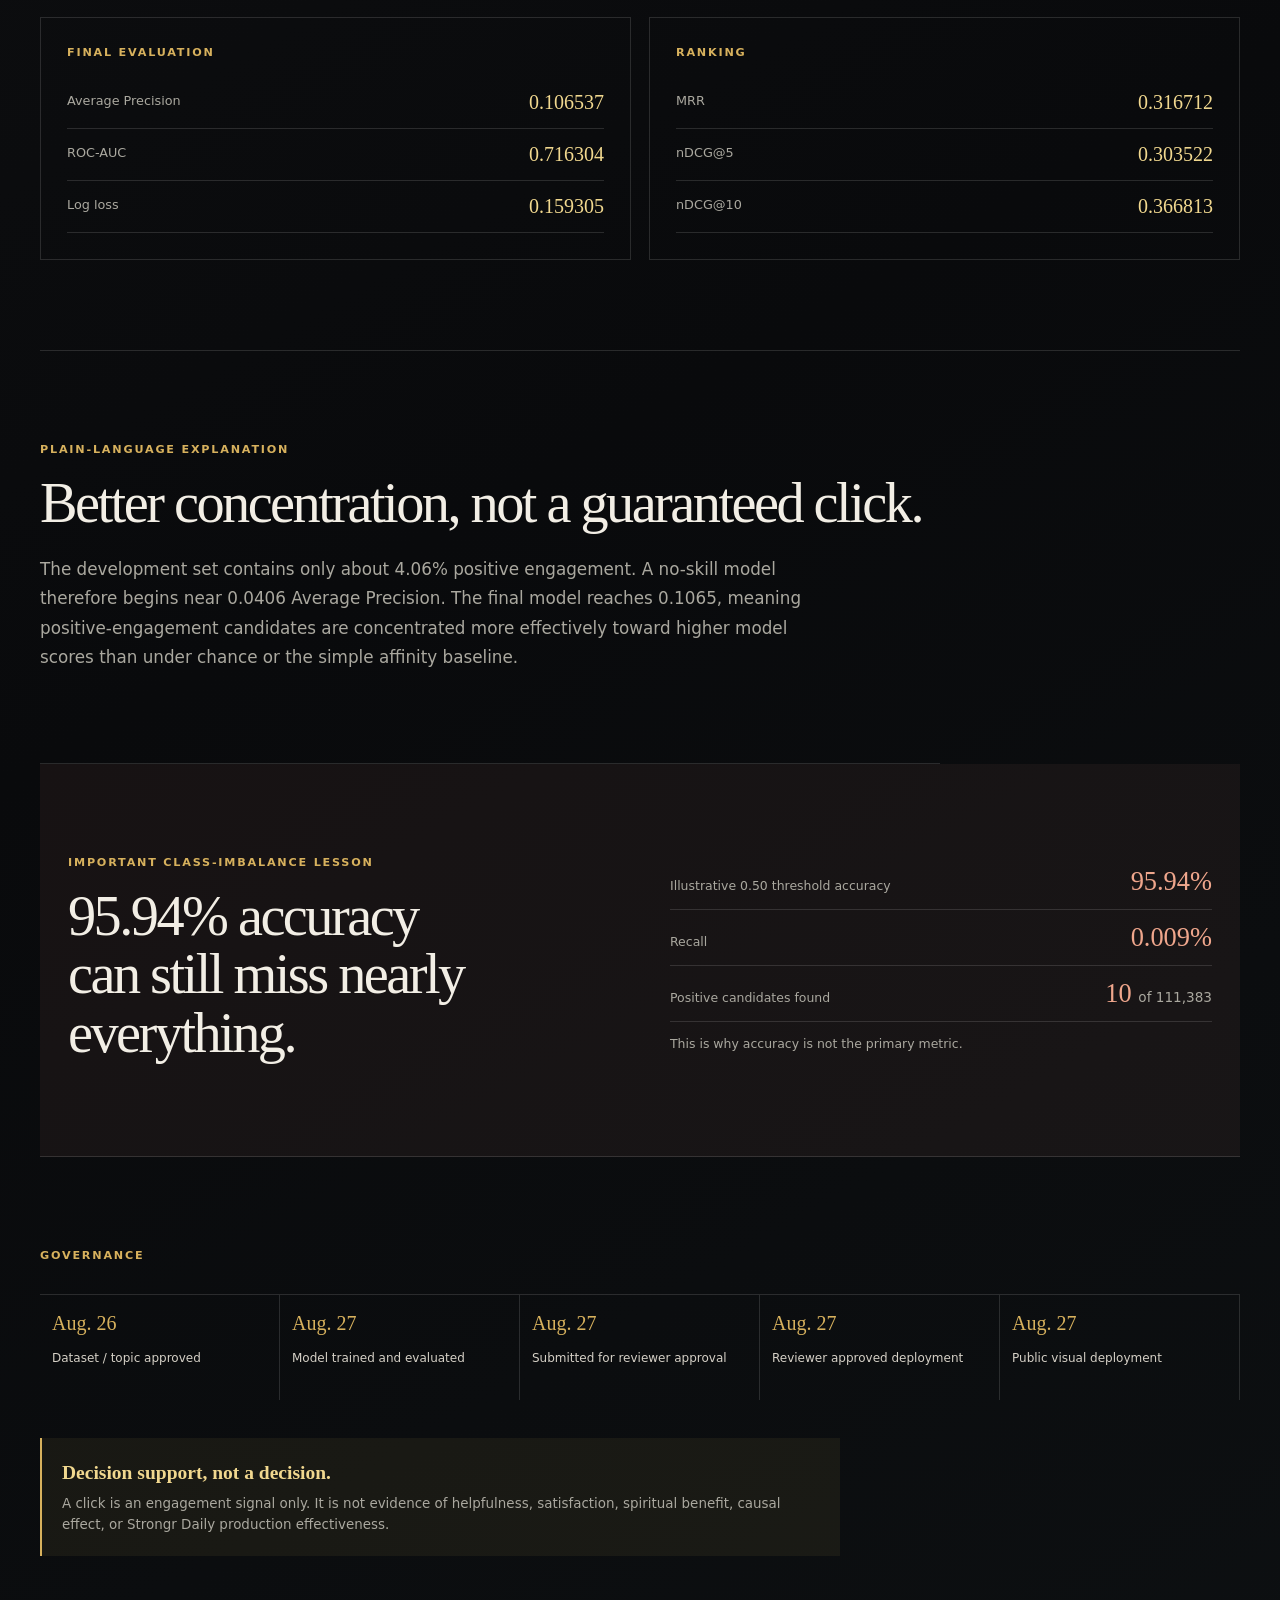
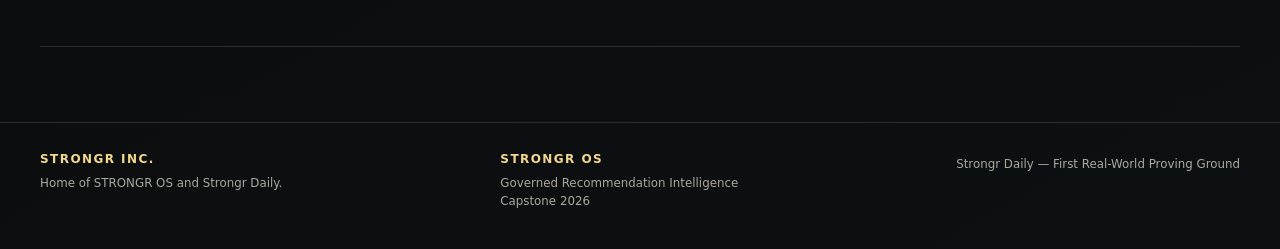
<file: ml-pipeline.html>
<!doctype html><html lang="en"><head><meta charset="utf-8"><meta name="viewport" content="width=device-width, initial-scale=1"><title>ML Pipeline | STRONGR OS</title><meta name="description" content="STRONGR OS machine-learning pipeline, baseline comparison, evaluation evidence, explainability, and governance boundaries."><link rel="stylesheet" href="styles.css"></head><body>
<header class="site-header"><a class="brand" href="index.html"><span class="brand-mark">S</span><span>STRONGR <b>OS</b></span></a><button class="menu-toggle" aria-label="Toggle navigation" aria-expanded="false">Menu</button><nav aria-label="Primary"><a href="index.html">Home</a><a href="data-analysis.html">Data Analysis</a><a class="active" href="ml-pipeline.html">ML Pipeline</a><a href="explore-prediction.html">Explore Prediction</a><a href="resources.html">Resources</a><a href="about.html">About Me</a></nav></header>
<main><section class="page-hero"><p class="eyebrow">02 · ML PIPELINE</p><h1>Build carefully.<br><em>Evaluate honestly.</em></h1><p>A streaming sparse logistic model evaluated against meaningful baselines, with accuracy placed in its proper class-imbalance context.</p></section>
<section class="section model-approach"><div><p class="eyebrow">MODEL APPROACH</p><h2>Candidate clicked<br>vs. not clicked.</h2></div><div class="model-spec"><span>MODEL</span><strong>SGDClassifier logistic model</strong><p>loss = <code>log_loss</code> · trained in streaming sparse batches · 249 encoded final features</p><div class="tag-row"><span>Candidate Context</span><span>User / History Context</span><span>Content Context</span><span>Time Context</span></div></div></section>
<section class="section"><p class="eyebrow">BASELINES → FINAL MODEL</p><h2>Average Precision comparison</h2><p class="section-copy">Scale: 0.00 to 0.11 Average Precision. The bars preserve the numerical ordering and relative magnitude of the three results.</p><div class="comparison-chart" aria-label="Average Precision comparison"><div class="chart-row"><span>No Skill</span><div class="track"><i style="width:36.94%"></i></div><b>0.040636</b></div><div class="chart-row"><span>Affinity</span><div class="track"><i style="width:51.67%"></i></div><b>0.056839</b></div><div class="chart-row final"><span>Final Logistic</span><div class="track"><i style="width:96.85%"></i></div><b>0.106537</b></div></div></section>
<section class="section metric-layout"><div class="metric-panel"><p class="eyebrow">FINAL EVALUATION</p><div class="metric-list"><div><span>Average Precision</span><b>0.106537</b></div><div><span>ROC-AUC</span><b>0.716304</b></div><div><span>Log loss</span><b>0.159305</b></div></div></div><div class="metric-panel"><p class="eyebrow">RANKING</p><div class="metric-list"><div><span>MRR</span><b>0.316712</b></div><div><span>nDCG@5</span><b>0.303522</b></div><div><span>nDCG@10</span><b>0.366813</b></div></div></div></section>
<section class="section plain-language"><p class="eyebrow">PLAIN-LANGUAGE EXPLANATION</p><h2>Better concentration, not a guaranteed click.</h2><p>The development set contains only about 4.06% positive engagement. A no-skill model therefore begins near 0.0406 Average Precision. The final model reaches 0.1065, meaning positive-engagement candidates are concentrated more effectively toward higher model scores than under chance or the simple affinity baseline.</p></section>
<section class="section imbalance"><div><p class="eyebrow">IMPORTANT CLASS-IMBALANCE LESSON</p><h2>95.94% accuracy<br>can still miss nearly everything.</h2></div><div class="imbalance-numbers"><div><span>Illustrative 0.50 threshold accuracy</span><strong>95.94%</strong></div><div><span>Recall</span><strong>0.009%</strong></div><div><span>Positive candidates found</span><strong>10 <small>of 111,383</small></strong></div><p>This is why accuracy is not the primary metric.</p></div></section>
<section class="section governance"><p class="eyebrow">GOVERNANCE</p><div class="timeline"><div><time>Aug. 26</time><span>Dataset / topic approved</span></div><div><time>Aug. 27</time><span>Model trained and evaluated</span></div><div><time>Aug. 27</time><span>Submitted for reviewer approval</span></div><div><time>Aug. 27</time><span>Reviewer approved deployment</span></div><div><time>Aug. 27</time><span>Public visual deployment</span></div></div><div class="governance-callout"><strong>Decision support, not a decision.</strong><p>A click is an engagement signal only. It is not evidence of helpfulness, satisfaction, spiritual benefit, causal effect, or Strongr Daily production effectiveness.</p></div></section>
</main><footer><div><span class="brand-footer">STRONGR INC.</span><p>Home of STRONGR OS and Strongr Daily.</p></div><div><span class="brand-footer">STRONGR OS</span><p>Governed Recommendation Intelligence<br>Capstone 2026</p></div><p>Strongr Daily — First Real-World Proving Ground</p></footer><script src="site.js"></script></body></html>
</file>
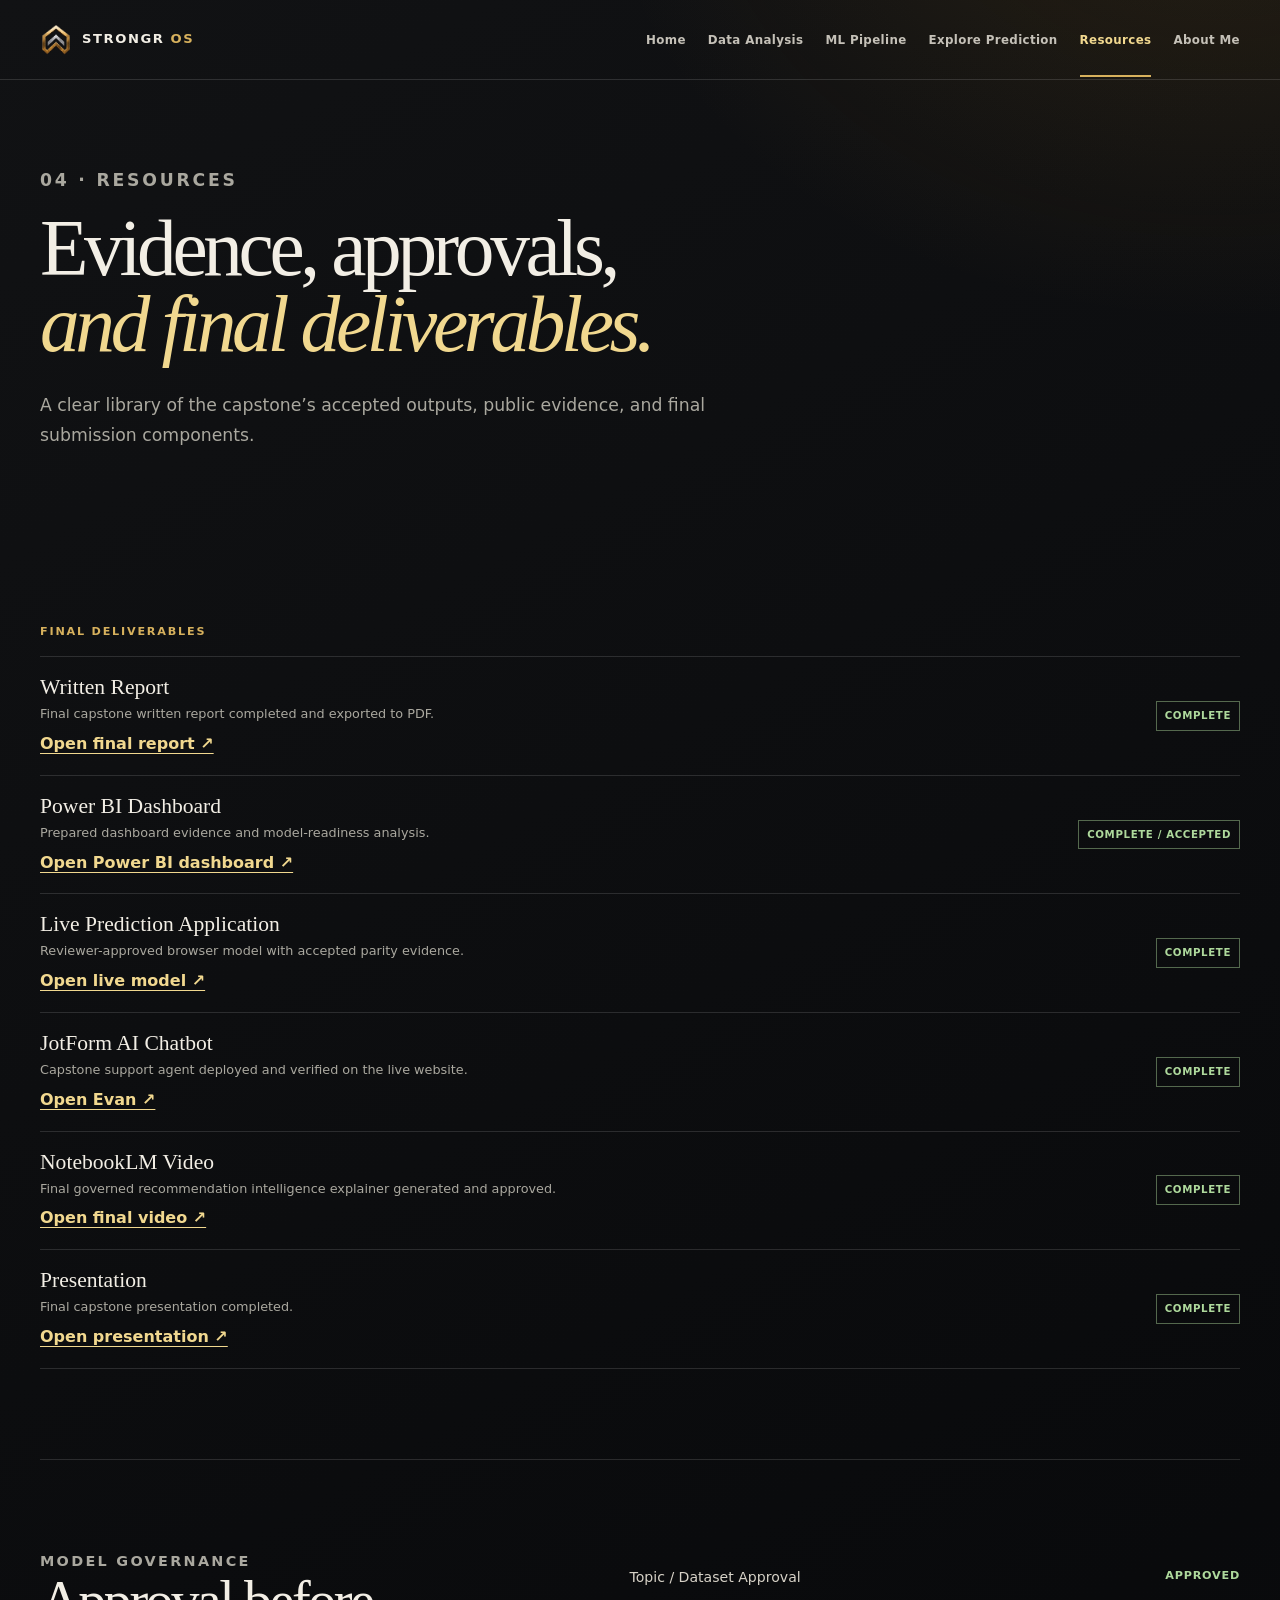
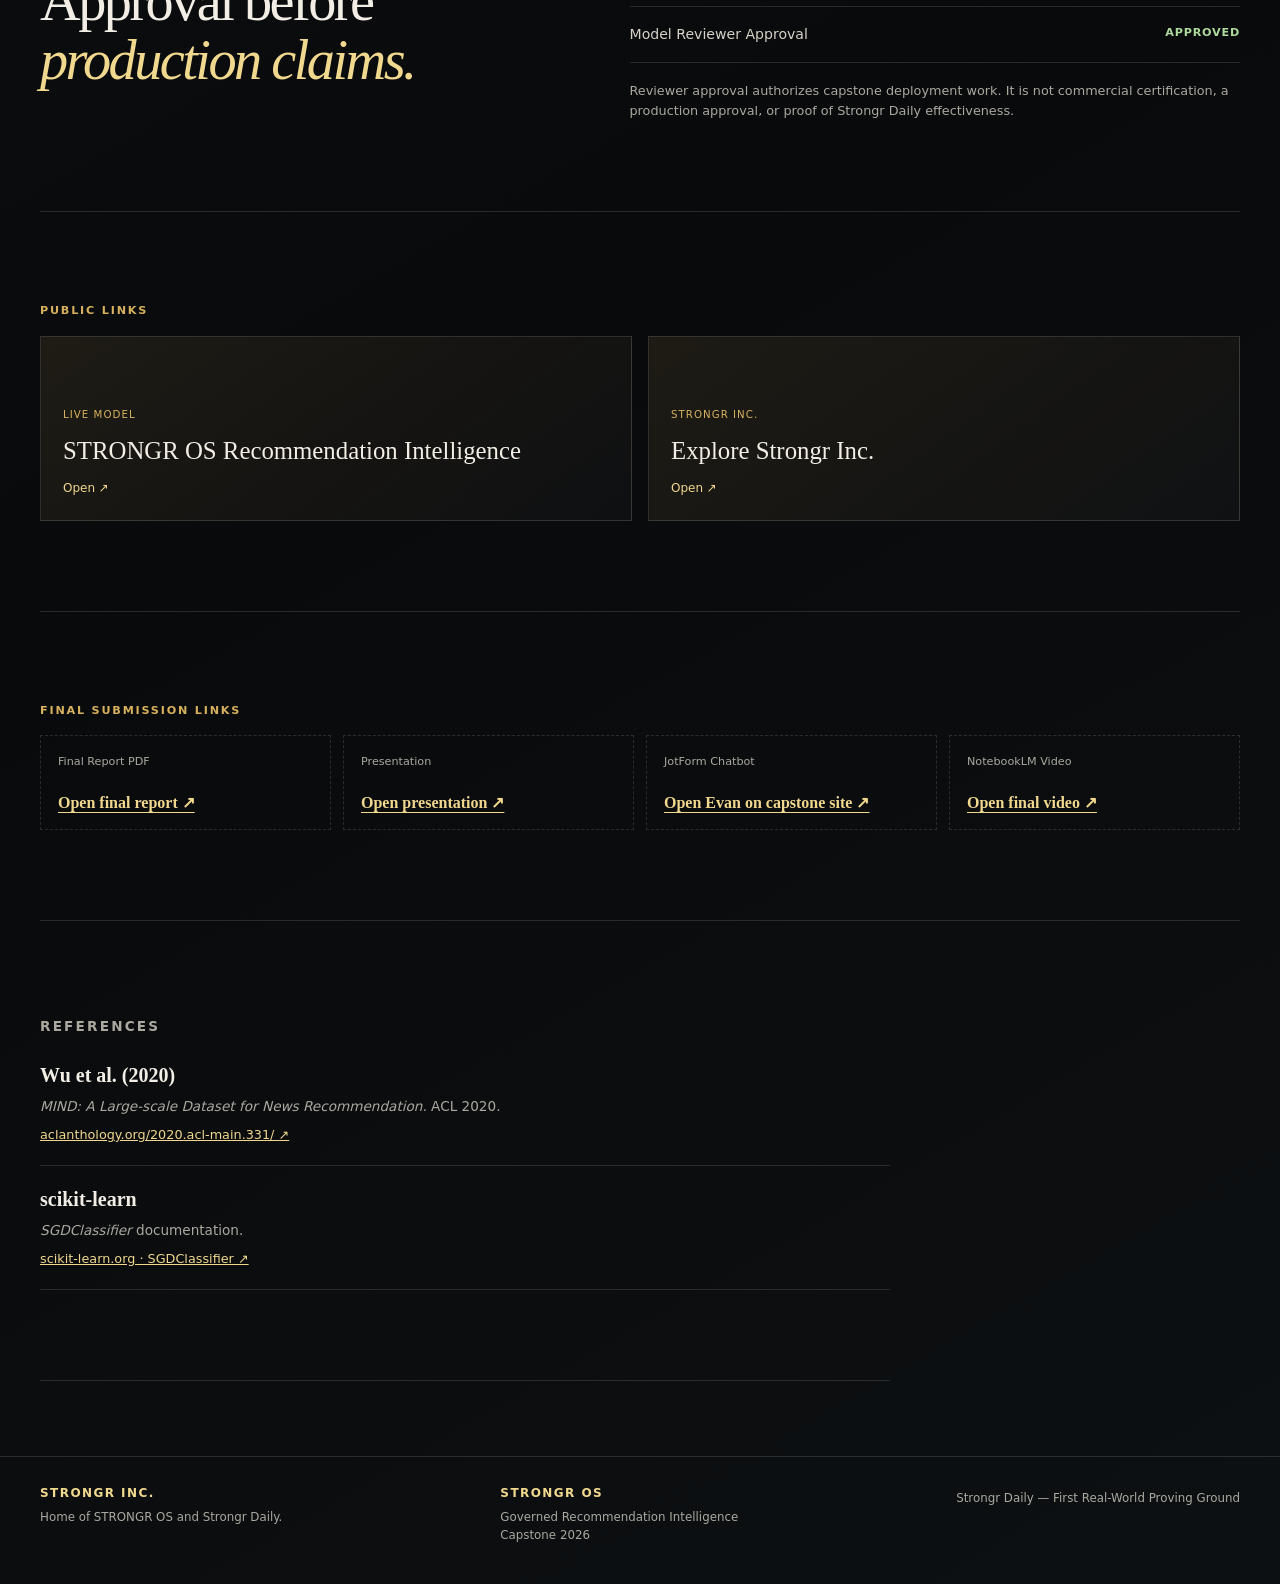
<file: resources.html>
<!doctype html><html lang="en"><head><meta charset="utf-8"><meta name="viewport" content="width=device-width, initial-scale=1"><title>Resources & Evidence | STRONGR OS</title><meta name="description" content="STRONGR OS final capstone deliverables, governance approvals, public links, and technical references."><link rel="stylesheet" href="styles.css"><style>.resource-link,.future-links a{display:inline-block;margin-top:8px;color:#f1d88f!important;text-decoration:underline;text-underline-offset:4px;font-weight:700}.resource-link:hover,.future-links a:hover{color:#fff!important}</style></head><body>
<header class="site-header"><a class="brand" href="index.html"><span class="brand-mark">S</span><span>STRONGR <b>OS</b></span></a><button class="menu-toggle" aria-label="Toggle navigation" aria-expanded="false">Menu</button><nav aria-label="Primary"><a href="index.html">Home</a><a href="data-analysis.html">Data Analysis</a><a href="ml-pipeline.html">ML Pipeline</a><a href="explore-prediction.html">Explore Prediction</a><a class="active" href="resources.html">Resources</a><a href="about.html">About Me</a></nav></header>
<main><section class="page-hero"><p class="eyebrow">04 · RESOURCES</p><h1>Evidence, approvals,<br><em>and final deliverables.</em></h1><p>A clear library of the capstone’s accepted outputs, public evidence, and final submission components.</p></section>
<section class="section"><p class="eyebrow">FINAL DELIVERABLES</p><div class="deliverables"><article><div><h3>Written Report</h3><p>Final capstone written report completed and exported to PDF.</p><a class="resource-link" href="https://drive.google.com/file/d/12SO-RbI5jWYU_yZ2CCNUMNp8pM_9yJ8y/view?usp=drivesdk" target="_blank" rel="noopener">Open final report ↗</a></div><span class="status complete">COMPLETE</span></article><article><div><h3>Power BI Dashboard</h3><p>Prepared dashboard evidence and model-readiness analysis.</p><a class="resource-link" href="https://drive.google.com/file/d/1-cz_da88MU1Z4HdEs2lleJuXkvA4ssT2/view?usp=drivesdk" target="_blank" rel="noopener">Open Power BI dashboard ↗</a></div><span class="status complete">COMPLETE / ACCEPTED</span></article><article><div><h3>Live Prediction Application</h3><p>Reviewer-approved browser model with accepted parity evidence.</p><a class="resource-link" href="https://model.strongrinc.ca/" target="_blank" rel="noopener">Open live model ↗</a></div><span class="status complete">COMPLETE</span></article><article><div><h3>JotForm AI Chatbot</h3><p>Capstone support agent deployed and verified on the live website.</p><a class="resource-link" href="https://capstone.strongrinc.ca/" target="_blank" rel="noopener">Open Evan ↗</a></div><span class="status complete">COMPLETE</span></article><article><div><h3>NotebookLM Video</h3><p>Final governed recommendation intelligence explainer generated and approved.</p><a class="resource-link" href="https://drive.google.com/file/d/1Hsd717V5RURVxzwITIMYLs-1XPPapo_Y/view?usp=drivesdk" target="_blank" rel="noopener">Open final video ↗</a></div><span class="status complete">COMPLETE</span></article><article><div><h3>Presentation</h3><p>Final capstone presentation completed.</p><a class="resource-link" href="https://docs.google.com/presentation/d/1LTcP_Ssiso9xBKqiyCD_CKfd31hPAORR/edit?usp=drivesdk&ouid=108755043170523501704&rtpof=true&sd=true" target="_blank" rel="noopener">Open presentation ↗</a></div><span class="status complete">COMPLETE</span></article></div></section>
<section class="section two-column"><div><p class="eyebrow">MODEL GOVERNANCE</p><h2>Approval before<br><em>production claims.</em></h2></div><div class="approval-list"><div><span>Topic / Dataset Approval</span><b>APPROVED</b></div><div><span>Model Reviewer Approval</span><b>APPROVED</b></div><p>Reviewer approval authorizes capstone deployment work. It is not commercial certification, a production approval, or proof of Strongr Daily effectiveness.</p></div></section>
<section class="section links-section"><p class="eyebrow">PUBLIC LINKS</p><div class="link-cards"><a href="https://model.strongrinc.ca/" target="_blank" rel="noopener"><span>LIVE MODEL</span><strong>STRONGR OS Recommendation Intelligence</strong><i>Open ↗</i></a><a href="https://strongrinc.com" target="_blank" rel="noopener noreferrer"><span>STRONGR INC.</span><strong>Explore Strongr Inc.</strong><i>Open ↗</i></a></div></section>
<section class="section"><p class="eyebrow">FINAL SUBMISSION LINKS</p><div class="future-links"><div><span>Final Report PDF</span><b><a href="https://drive.google.com/file/d/12SO-RbI5jWYU_yZ2CCNUMNp8pM_9yJ8y/view?usp=drivesdk" target="_blank" rel="noopener">Open final report ↗</a></b></div><div><span>Presentation</span><b><a href="https://docs.google.com/presentation/d/1LTcP_Ssiso9xBKqiyCD_CKfd31hPAORR/edit?usp=drivesdk&ouid=108755043170523501704&rtpof=true&sd=true" target="_blank" rel="noopener">Open presentation ↗</a></b></div><div><span>JotForm Chatbot</span><b><a href="https://capstone.strongrinc.ca/" target="_blank" rel="noopener">Open Evan on capstone site ↗</a></b></div><div><span>NotebookLM Video</span><b><a href="https://drive.google.com/file/d/1Hsd717V5RURVxzwITIMYLs-1XPPapo_Y/view?usp=drivesdk" target="_blank" rel="noopener">Open final video ↗</a></b></div></div></section>
<section class="section references"><p class="eyebrow">REFERENCES</p><article><b>Wu et al. (2020)</b><p><em>MIND: A Large-scale Dataset for News Recommendation.</em> ACL 2020.</p><a href="https://aclanthology.org/2020.acl-main.331/" target="_blank" rel="noopener">aclanthology.org/2020.acl-main.331/ ↗</a></article><article><b>scikit-learn</b><p><em>SGDClassifier</em> documentation.</p><a href="https://scikit-learn.org/stable/modules/generated/sklearn.linear_model.SGDClassifier.html" target="_blank" rel="noopener">scikit-learn.org · SGDClassifier ↗</a></article></section>
</main><footer><div><span class="brand-footer">STRONGR INC.</span><p>Home of STRONGR OS and Strongr Daily.</p></div><div><span class="brand-footer">STRONGR OS</span><p>Governed Recommendation Intelligence<br>Capstone 2026</p></div><p>Strongr Daily — First Real-World Proving Ground</p></footer><script src="site.js"></script></body></html>
</file>
<file: styles.css>
:root{--ink:#090a0c;--surface:#111316;--surface2:#181b1f;--line:rgba(255,255,255,.13);--gold:#d7b15d;--goldlight:#f1d88f;--ivory:#f2eee5;--muted:#aaa89f;--green:#aed99c;--orange:#efa68c;--serif:Georgia,'Times New Roman',serif;--sans:Inter,ui-sans-serif,system-ui,-apple-system,BlinkMacSystemFont,'Segoe UI',sans-serif}*{box-sizing:border-box}html{background:var(--ink);scroll-behavior:smooth}body{margin:0;background:radial-gradient(920px 700px at 95% -150px,rgba(162,114,29,.17),transparent 67%),linear-gradient(150deg,#111214 0%,#090a0c 57%,#0d1012 100%);color:var(--ivory);font-family:var(--sans);font-size:16px;line-height:1.55}a{color:inherit}.site-header{max-width:1320px;min-height:80px;margin:auto;padding:0 40px;display:flex;align-items:center;justify-content:space-between;border-bottom:1px solid var(--line);position:relative}.brand{display:flex;align-items:center;gap:10px;text-decoration:none;letter-spacing:.12em;font-weight:700;font-size:.82rem}.brand b{color:var(--gold)}.brand-mark{width:29px;height:29px;display:grid;place-items:center;border:1px solid var(--gold);border-radius:100%;color:var(--gold);font-family:var(--serif);font-size:1rem;letter-spacing:0}nav{display:flex;gap:22px;align-items:center}nav a{color:#c5c1b8;text-decoration:none;font-size:.74rem;font-weight:700;letter-spacing:.03em;padding:29px 0 25px;border-bottom:2px solid transparent;white-space:nowrap}nav a:hover,nav a.active{color:var(--goldlight);border-color:var(--gold)}.menu-toggle{display:none;background:transparent;border:1px solid var(--line);border-radius:4px;color:var(--ivory);padding:8px 11px;font-size:.75rem}main{max-width:1320px;margin:auto;padding:0 40px 75px}.hero{padding:100px 0 75px;max-width:950px}.home-hero{min-height:570px;display:flex;flex-direction:column;justify-content:center}.eyebrow{margin:0 0 16px;color:var(--gold);font-size:.7rem;font-weight:800;letter-spacing:.16em}.hero h1,.page-hero h1{font-family:var(--serif);font-weight:400;line-height:.95;letter-spacing:-.055em;margin:0 0 28px;font-size:clamp(3.5rem,7vw,6.7rem)}h1 em,h2 em{color:var(--goldlight);font-style:italic}.hero-copy,.page-hero>p{max-width:755px;color:var(--muted);font-size:1.08rem;line-height:1.75}.hero-actions{display:flex;gap:13px;flex-wrap:wrap;margin-top:35px}.button{display:inline-flex;align-items:center;gap:14px;border-radius:6px;padding:13px 17px;min-height:48px;text-decoration:none;font-weight:800;font-size:.79rem;letter-spacing:.01em;transition:.2s ease}.button.gold{color:#15120b;background:var(--gold);border:1px solid var(--gold)}.button.gold:hover{background:var(--goldlight);transform:translateY(-2px)}.button.outline{border:1px solid var(--line);color:var(--ivory)}.button.outline:hover{border-color:var(--gold);color:var(--goldlight)}.button.text{padding-left:4px;color:var(--goldlight);text-decoration:underline;text-underline-offset:5px}.button.large{margin-top:12px;padding:16px 20px}.story-flow{display:flex;gap:10px;align-items:center;overflow:auto;border-top:1px solid var(--line);border-bottom:1px solid var(--line);padding:24px 3px}.story-flow div{min-width:102px;display:flex;flex-direction:column;gap:4px}.story-flow span{color:var(--gold);font-size:.65rem}.story-flow b{font-size:.68rem;letter-spacing:.05em}.story-flow i{color:#75736e;font-style:normal}.section{padding:90px 0;border-bottom:1px solid var(--line)}.section-intro{display:flex;justify-content:space-between;align-items:end;gap:30px;margin-bottom:34px}.section h2,.proving-ground h2{font:400 clamp(2.35rem,4.4vw,4rem)/1.04 var(--serif);letter-spacing:-.045em;margin:0}.section-copy{color:var(--muted);font-size:.86rem}.evidence-grid{display:grid;grid-template-columns:repeat(4,1fr);border-top:1px solid var(--line);border-left:1px solid var(--line)}.evidence-grid article{min-height:145px;padding:19px;border-right:1px solid var(--line);border-bottom:1px solid var(--line);display:flex;flex-direction:column;justify-content:end}.evidence-grid strong{font:400 clamp(1.7rem,3.2vw,3rem)/1 var(--serif);letter-spacing:-.05em;color:var(--goldlight);margin-bottom:8px}.evidence-grid span{font-size:.72rem;color:var(--muted)}.evidence-grid .approval strong{font-size:1.34rem;letter-spacing:-.02em}.split-feature,.two-column{display:grid;grid-template-columns:.9fr 1.1fr;gap:90px}.feature-list{border-top:1px solid var(--line)}.feature-list article{display:grid;grid-template-columns:42px 1fr;padding:21px 0;border-bottom:1px solid var(--line);gap:13px}.feature-list article>span,.capability-grid article>span{color:var(--gold);font-size:.7rem;font-weight:700}.feature-list h3{margin:0 0 5px;font:400 1.35rem var(--serif)}.feature-list p,.two-column p{color:var(--muted);font-size:.9rem;margin:0}.proving-ground{max-width:880px;padding:92px 0 45px}.gold-line{width:52px;border-top:2px solid var(--gold);margin-bottom:23px}.proving-ground>p:not(.eyebrow){color:var(--muted);font-size:1rem;line-height:1.75;max-width:790px;margin:20px 0}.inline-link{color:var(--goldlight);font-size:.84rem;font-weight:700;text-decoration:none}.inline-link span{margin-left:8px}.page-hero{padding:85px 0 65px;max-width:950px}.page-hero h1{font-size:clamp(3.1rem,6.2vw,5.9rem)}.data-grid{display:grid;grid-template-columns:repeat(3,1fr);gap:15px;margin:25px 0 42px}.data-grid article{padding:22px;border:1px solid var(--line);background:rgba(255,255,255,.025)}.data-grid span,.data-grid small{display:block;color:var(--muted);font-size:.73rem}.data-grid strong{display:block;font:400 clamp(2rem,3.4vw,3.3rem)/1 var(--serif);color:var(--goldlight);margin:14px 0 10px;letter-spacing:-.05em}.table-wrap{overflow:auto;border:1px solid var(--line)}table{width:100%;border-collapse:collapse;min-width:600px}caption{text-align:left;padding:16px 18px;font:400 1.3rem var(--serif);border-bottom:1px solid var(--line)}th,td{padding:13px 18px;text-align:left;border-bottom:1px solid var(--line);font-size:.82rem}th{color:var(--gold);font-size:.67rem;letter-spacing:.1em}td{color:#d3d0c8}td:nth-child(2){font-family:var(--serif);font-size:1.02rem}.compact article{padding:17px 0}.quality{background:rgba(215,177,93,.045);padding-left:28px;padding-right:28px}.quality-row{display:grid;grid-template-columns:repeat(3,1fr);gap:20px}.quality-row article{display:flex;flex-direction:column;gap:6px}.quality-row strong{font:400 3.3rem/1 var(--serif);color:var(--goldlight)}.quality-row span,.quality-note{color:var(--muted);font-size:.8rem}.quality-note{margin:35px 0 0}.quality-note b{color:var(--green)}.insight-grid{display:grid;grid-template-columns:repeat(4,1fr);gap:13px}.insight-grid article{padding:21px;border:1px solid var(--line);background:rgba(255,255,255,.018)}.insight-grid b{color:var(--gold);font-size:.69rem}.insight-grid h3{font:400 1.35rem/1.1 var(--serif);margin:19px 0 10px}.insight-grid p{font-size:.82rem;color:var(--muted);margin:0}.placeholder-grid{display:grid;grid-template-columns:repeat(3,1fr);gap:15px}.screenshot-placeholder,.prediction-placeholder{min-height:225px;border:1px dashed rgba(215,177,93,.55);background:linear-gradient(135deg,rgba(215,177,93,.1),rgba(255,255,255,.02));display:flex;flex-direction:column;align-items:center;justify-content:center;text-align:center;padding:20px}.screenshot-placeholder span,.prediction-placeholder span{font-size:.65rem;color:var(--gold);letter-spacing:.12em;margin-bottom:13px}.screenshot-placeholder b,.prediction-placeholder b{font:400 1.13rem/1.35 var(--serif);color:#ddd8cc}.model-approach{align-items:center}.model-spec{border:1px solid var(--line);padding:28px;background:rgba(255,255,255,.025)}.model-spec>span{font-size:.66rem;color:var(--gold);letter-spacing:.14em}.model-spec strong{display:block;font:400 2rem var(--serif);margin:9px 0}.model-spec p{color:var(--muted);font-size:.81rem}.model-spec code{color:var(--goldlight)}.tag-row{display:flex;gap:7px;flex-wrap:wrap;margin-top:18px}.tag-row span{border:1px solid var(--line);padding:6px 8px;color:#c4c0b5;font-size:.67rem}.comparison-chart{margin-top:32px;max-width:900px}.chart-row{display:grid;grid-template-columns:120px 1fr 92px;gap:15px;align-items:center;margin:16px 0}.chart-row>span{font-size:.8rem}.track{height:18px;background:#25282c;border:1px solid rgba(255,255,255,.06);position:relative}.track i{display:block;height:100%;background:#8e7650}.chart-row.final .track i{background:var(--gold)}.chart-row b{font:400 1.12rem var(--serif);color:var(--goldlight)}.metric-layout{display:grid;grid-template-columns:1fr 1fr;gap:18px}.metric-panel{border:1px solid var(--line);padding:26px}.metric-list>div{display:flex;justify-content:space-between;padding:14px 0;border-bottom:1px solid var(--line);gap:12px}.metric-list span{color:var(--muted);font-size:.8rem}.metric-list b{font:400 1.25rem var(--serif);color:var(--goldlight)}.plain-language{max-width:900px}.plain-language>p:not(.eyebrow){max-width:780px;color:var(--muted);font-size:1.05rem;line-height:1.75;margin:22px 0 0}.imbalance{display:grid;grid-template-columns:1fr 1fr;gap:60px;background:rgba(239,166,140,.055);padding-left:28px;padding-right:28px}.imbalance-numbers>div{display:flex;align-items:baseline;justify-content:space-between;padding:12px 0;border-bottom:1px solid var(--line);gap:15px}.imbalance-numbers span,.imbalance-numbers p{color:var(--muted);font-size:.78rem}.imbalance-numbers strong{font:400 1.65rem var(--serif);color:var(--orange)}.imbalance-numbers small{font:400 .85rem var(--sans);color:var(--muted)}.governance .timeline{display:grid;grid-template-columns:repeat(5,1fr);margin:30px 0 38px;border-top:1px solid var(--line)}.timeline div{padding:17px 12px;border-right:1px solid var(--line);min-height:105px}.timeline time{display:block;color:var(--gold);font:400 1.25rem var(--serif);margin-bottom:10px}.timeline span{font-size:.75rem;color:#d5d0c6}.governance-callout{padding:20px;border-left:2px solid var(--gold);background:rgba(215,177,93,.07);max-width:800px}.governance-callout strong{color:var(--goldlight);font-family:var(--serif);font-size:1.22rem}.governance-callout p{color:var(--muted);margin:6px 0 0;font-size:.84rem}.explore-hero{padding-bottom:35px}.live-embed{border:1px solid var(--line);background:#0d0f11;margin-bottom:0}.embed-label{display:flex;justify-content:space-between;gap:20px;padding:13px 18px;border-bottom:1px solid var(--line);font-size:.69rem;letter-spacing:.09em;color:var(--gold)}.embed-label a,.embed-fallback a{color:var(--goldlight)}iframe{border:0;width:100%;height:650px;background:#111}.embed-fallback{margin:0;padding:12px 18px;color:var(--muted);font-size:.78rem;border-top:1px solid var(--line)}.parity{display:grid;grid-template-columns:1fr 1fr;gap:80px;align-items:center}.parity-card{border:1px solid var(--gold);padding:28px;background:rgba(215,177,93,.08)}.parity-card>span,.parity-card p{color:var(--muted);font-size:.76rem}.parity-card>strong{display:block;font:400 clamp(1.8rem,3.3vw,3rem)/1 var(--serif);color:var(--goldlight);letter-spacing:-.05em;margin:15px 0 8px;word-break:break-all}.parity-card>div{display:flex;gap:13px;align-items:center;margin-top:22px;font-size:.76rem}.parity-card b{font-family:var(--serif);font-size:1.1rem}.parity-card em{color:var(--green);font-weight:800;font-size:.69rem;font-style:normal;border:1px solid rgba(174,217,156,.4);padding:5px 8px}.output-guide{border-bottom:0}.prediction-placeholder{min-height:300px}.deliverables{border-top:1px solid var(--line)}.deliverables article{display:flex;align-items:center;justify-content:space-between;gap:25px;padding:18px 0;border-bottom:1px solid var(--line)}.deliverables h3{font:400 1.35rem var(--serif);margin:0 0 4px}.deliverables p{margin:0;color:var(--muted);font-size:.8rem}.status{white-space:nowrap;border:1px solid var(--line);padding:6px 8px;font-size:.64rem;font-weight:800;letter-spacing:.06em}.status.complete{color:var(--green);border-color:rgba(174,217,156,.45)}.status.working{color:var(--goldlight);border-color:rgba(215,177,93,.5)}.status.pending{color:var(--muted)}.approval-list>div{display:flex;justify-content:space-between;gap:15px;padding:17px 0;border-bottom:1px solid var(--line)}.approval-list span{font-size:.88rem;color:#d7d2c7}.approval-list b{font-size:.7rem;color:var(--green);letter-spacing:.07em}.approval-list p{margin:18px 0 0;color:var(--muted);font-size:.8rem}.link-cards{display:grid;grid-template-columns:1fr 1fr;gap:16px}.link-cards a{display:flex;min-height:185px;flex-direction:column;justify-content:end;padding:22px;text-decoration:none;border:1px solid var(--line);background:linear-gradient(145deg,rgba(215,177,93,.1),rgba(255,255,255,.02));transition:.2s}.link-cards a:hover{transform:translateY(-3px);border-color:var(--gold)}.link-cards span{font-size:.64rem;color:var(--gold);letter-spacing:.1em}.link-cards strong{font:400 1.55rem/1.12 var(--serif);margin:14px 0}.link-cards i{font-size:.75rem;color:var(--goldlight);font-style:normal}.future-links{display:grid;grid-template-columns:repeat(4,1fr);gap:12px}.future-links div{padding:17px;border:1px dashed var(--line)}.future-links span,.future-links b{display:block}.future-links span{font-size:.7rem;color:var(--muted)}.future-links b{font:400 1rem var(--serif);color:#d8d2c5;margin-top:15px}.references{max-width:850px}.references article{padding:18px 0;border-bottom:1px solid var(--line)}.references b{font-family:var(--serif);font-size:1.25rem}.references p{margin:5px 0;color:var(--muted);font-size:.85rem}.references a{font-size:.8rem;color:var(--goldlight)}.name-line{color:var(--goldlight)!important;font:400 1.4rem var(--serif);letter-spacing:.02em}.capability-grid{display:grid;grid-template-columns:repeat(3,1fr);border-top:1px solid var(--line);border-left:1px solid var(--line)}.capability-grid article{padding:22px;border-right:1px solid var(--line);border-bottom:1px solid var(--line);min-height:185px}.capability-grid h3{font:400 1.4rem/1.1 var(--serif);margin:22px 0 8px}.capability-grid p{font-size:.8rem;color:var(--muted);margin:0}.system-pair{display:flex;gap:13px;margin-top:28px}.system-pair div{border:1px solid var(--line);padding:15px 18px;min-width:220px}.system-pair span{display:block;color:var(--gold);font-size:.7rem;letter-spacing:.07em}.system-pair b{display:block;font:400 1.15rem var(--serif);margin-top:7px}footer{max-width:1320px;margin:auto;padding:27px 40px 35px;border-top:1px solid var(--line);display:flex;justify-content:space-between;gap:25px;color:var(--muted);font-size:.74rem}footer p{margin:5px 0}.brand-footer{color:var(--goldlight);font-size:.75rem;font-weight:800;letter-spacing:.12em}@media(max-width:980px){.site-header,main,footer{padding-left:24px;padding-right:24px}nav{gap:13px}.evidence-grid{grid-template-columns:repeat(2,1fr)}.split-feature,.two-column,.parity,.imbalance{grid-template-columns:1fr;gap:35px}.insight-grid{grid-template-columns:repeat(2,1fr)}.placeholder-grid{grid-template-columns:1fr}.future-links{grid-template-columns:repeat(2,1fr)}.governance .timeline{grid-template-columns:repeat(3,1fr)}}@media(max-width:720px){.site-header{min-height:68px}.menu-toggle{display:block}nav{display:none;position:absolute;z-index:10;top:67px;right:18px;left:18px;padding:12px 18px;flex-direction:column;align-items:stretch;background:#151719;border:1px solid var(--line)}nav.is-open{display:flex}nav a{padding:11px 0;border-bottom:1px solid var(--line)}.hero,.page-hero{padding:66px 0 48px}.home-hero{min-height:auto}.hero h1,.page-hero h1{font-size:clamp(2.15rem,11vw,3rem)}.story-flow{padding:17px 3px}.section{padding:62px 0}.evidence-grid,.data-grid,.metric-layout,.link-cards,.capability-grid{grid-template-columns:1fr}.quality-row,.insight-grid{grid-template-columns:1fr}.evidence-grid article{min-height:120px}.comparison-chart{overflow:auto}.chart-row{grid-template-columns:95px minmax(150px,1fr) 80px}.governance .timeline{grid-template-columns:1fr}.timeline div{min-height:auto;border-bottom:1px solid var(--line)}.live-embed iframe{height:520px}.embed-label,footer{flex-direction:column}.system-pair{flex-direction:column}.future-links{grid-template-columns:1fr}.deliverables article{align-items:flex-start;flex-direction:column;gap:12px}}
.powerbi-evidence-intro{max-width:790px;margin:0 0 29px;color:var(--muted);font-size:.92rem}.powerbi-evidence-grid{display:grid;grid-template-columns:repeat(2,minmax(0,1fr));gap:20px}.powerbi-evidence-grid article{padding:18px;border:1px solid var(--line);background:rgba(255,255,255,.018)}.powerbi-evidence-grid article>span{display:block;margin-bottom:12px;color:var(--gold);font-size:.65rem;font-weight:800;letter-spacing:.13em}.powerbi-evidence-grid article>p{margin:13px 0 1px;color:var(--muted);font-size:.78rem}.powerbi-evidence-card{display:block;width:100%;padding:0;border:0;border-radius:12px;background:#111315;cursor:zoom-in;overflow:hidden}.powerbi-evidence-card:focus-visible{outline:2px solid var(--goldlight);outline-offset:3px}.powerbi-evidence-card img{display:block;width:100%;height:auto;transition:transform .22s ease}.powerbi-evidence-card:hover img{transform:scale(1.015)}.powerbi-evidence-record{margin:27px 0 0;color:var(--muted);font-size:.78rem}.evidence-lightbox{position:fixed;z-index:100;inset:0;display:none;align-items:center;justify-content:center;padding:28px;background:rgba(0,0,0,.84)}.evidence-lightbox.is-open{display:flex}.evidence-lightbox__panel{position:relative;width:min(1040px,100%);max-height:100%;overflow:auto}.evidence-lightbox__image{display:block;width:100%;height:auto;border:1px solid var(--line);border-radius:15px;background:#111315}.evidence-lightbox__close{position:absolute;top:12px;right:12px;width:38px;height:38px;border:1px solid rgba(243,238,228,.7);border-radius:50%;background:#111315;color:var(--ivory);font-size:1.3rem;line-height:1;cursor:pointer}.evidence-lightbox__close:hover,.evidence-lightbox__close:focus-visible{border-color:var(--gold);color:var(--goldlight)}@media(max-width:980px){.powerbi-evidence-grid{grid-template-columns:1fr}}.prediction-evidence-frame{margin:0;border:1px solid var(--line);background:#111315}.prediction-evidence-frame img{display:block;width:100%;height:auto;max-height:780px;object-fit:contain;background:#111315}.prediction-evidence-frame figcaption{padding:13px 17px;border-top:1px solid var(--line);color:var(--muted);font-size:.78rem}
.explore-hero{max-width:none;padding:72px 0 88px}.explore-hero__grid{display:grid;grid-template-columns:minmax(0,1fr) minmax(380px,1fr);gap:clamp(36px,7vw,104px);align-items:center;min-height:620px}.explore-hero__copy{max-width:700px}.explore-hero__brand{margin:0 0 48px;color:#f3eee4;font-size:clamp(1rem,1.7vw,1.45rem);font-weight:800;letter-spacing:.16em;line-height:1}.explore-hero__brand b{color:var(--gold);font-weight:800}.explore-hero__copy .eyebrow{margin-bottom:27px}.explore-hero__copy h1{max-width:720px;margin:0;color:#f3eee4;font:400 clamp(3.7rem,6.1vw,6.35rem)/.92 var(--serif);letter-spacing:-.06em}.explore-hero__statement{max-width:720px;margin:22px 0 27px;color:#d6b45c;font:italic 400 clamp(2.65rem,4.35vw,4.65rem)/.97 var(--serif);letter-spacing:-.055em}.explore-hero__supporting{max-width:635px;margin:0;color:#c0bdb5;font-size:clamp(1rem,1.38vw,1.16rem);line-height:1.62}.explore-hero__copy .button{margin-top:32px;min-width:300px;justify-content:center;box-shadow:0 12px 30px rgba(214,180,92,.16)}.explore-hero__copy .button:focus-visible{outline:2px solid var(--goldlight);outline-offset:4px}.explore-hero__art{position:relative;display:grid;place-items:center;min-width:0}.explore-hero__art::before,.explore-hero__art::after{content:"";position:absolute;pointer-events:none}.explore-hero__art::before{inset:8% 0;background:linear-gradient(90deg,transparent 0,rgba(214,180,92,.22) 22%,transparent 22.2%,transparent 77.8%,rgba(214,180,92,.22) 78%,transparent 100%);opacity:.65}.explore-hero__art::after{width:72%;height:72%;border:1px solid rgba(214,180,92,.18);border-radius:50%;filter:drop-shadow(0 0 32px rgba(214,180,92,.13))}.explore-hero__art-frame{position:relative;z-index:1;width:min(100%,620px);padding:clamp(11px,1.8vw,20px);border:1px solid rgba(214,180,92,.32);background:radial-gradient(circle at 50% 42%,rgba(214,180,92,.11),transparent 57%),#111315;box-shadow:0 30px 70px rgba(0,0,0,.38),0 0 45px rgba(214,180,92,.11)}.explore-hero__art-frame img{display:block;width:100%;height:auto;aspect-ratio:1/1;object-fit:contain;background:#0b0d0e}@media(max-width:980px){.explore-hero{padding-top:58px}.explore-hero__grid{grid-template-columns:1fr;gap:48px;min-height:0}.explore-hero__copy{max-width:760px}.explore-hero__art{max-width:650px;margin:0 auto;width:100%}.explore-hero__brand{margin-bottom:35px}}@media(max-width:720px){.explore-hero{padding:48px 0 60px}.explore-hero__brand{margin-bottom:27px;font-size:.95rem}.explore-hero__copy .eyebrow{margin-bottom:20px}.explore-hero__copy h1{font-size:clamp(3.35rem,15vw,4.7rem)}.explore-hero__statement{margin-top:17px;font-size:clamp(2.4rem,11.5vw,3.5rem)}.explore-hero__copy .button{width:100%;min-width:0;margin-top:27px}.explore-hero__art-frame{padding:11px}}.explore-hero__copy h1{font-size:clamp(3.7rem,5vw,4.9rem)}.explore-hero__copy h1 span{white-space:nowrap}.explore-hero__statement{font-size:clamp(2.65rem,3.8vw,4.3rem)}.explore-hero__art-frame img{aspect-ratio:auto}@media(max-width:720px){.explore-hero__copy h1{font-size:clamp(2.5rem,10.25vw,3rem)}.explore-hero__copy h1 span{white-space:nowrap}}
.explore-hero__grid{grid-template-columns:minmax(0,1fr) minmax(0,1fr);gap:clamp(34px,5vw,78px)}.explore-hero__copy h1{max-width:760px;font-size:clamp(3.35rem,4.55vw,5.2rem);letter-spacing:-.055em}.explore-hero__statement{font-size:clamp(2.5rem,3.45vw,4rem)}.explore-hero__supporting{max-width:650px}.explore-hero__art{justify-self:center;width:min(116%,760px)}.explore-hero__art::before,.explore-hero__art::after{display:none}.explore-hero__art-frame{width:100%;padding:0;border:0;border-radius:0;background:transparent;box-shadow:none}.explore-hero__art-frame img{width:100%;background:transparent;mix-blend-mode:screen}@media(max-width:980px){.explore-hero__art{width:min(100%,700px)}}@media(max-width:720px){.explore-hero__copy h1{font-size:clamp(2.45rem,10.7vw,3.2rem);letter-spacing:-.045em}.explore-hero__statement{font-size:clamp(2.15rem,10vw,3.2rem)}.explore-hero__art{width:100%}}.explore-hero__grid{grid-template-columns:minmax(0,.96fr) minmax(0,1.04fr)}.explore-hero__art{width:100%}@media(max-width:980px){.explore-hero__grid{grid-template-columns:1fr}}.explore-hero{padding:52px 0 74px}.explore-hero__grid{gap:clamp(28px,3vw,44px);min-height:0}@media(max-width:720px){.explore-hero{padding:48px 0 60px}}.explore-hero{padding-top:28px}.explore-hero__art{transform:scale(1.08)}@media(max-width:980px){.explore-hero__art{transform:none}}@media(max-width:720px){.explore-hero{padding-top:48px}}
.brand-mark{width:32px;height:32px;display:block;flex:0 0 32px;background:url("assets/brand/strongr-os-official-emblem-transparent.png") center/contain no-repeat;border:0;border-radius:0;color:transparent;font-size:0;line-height:0;overflow:hidden;letter-spacing:0}
</file>
